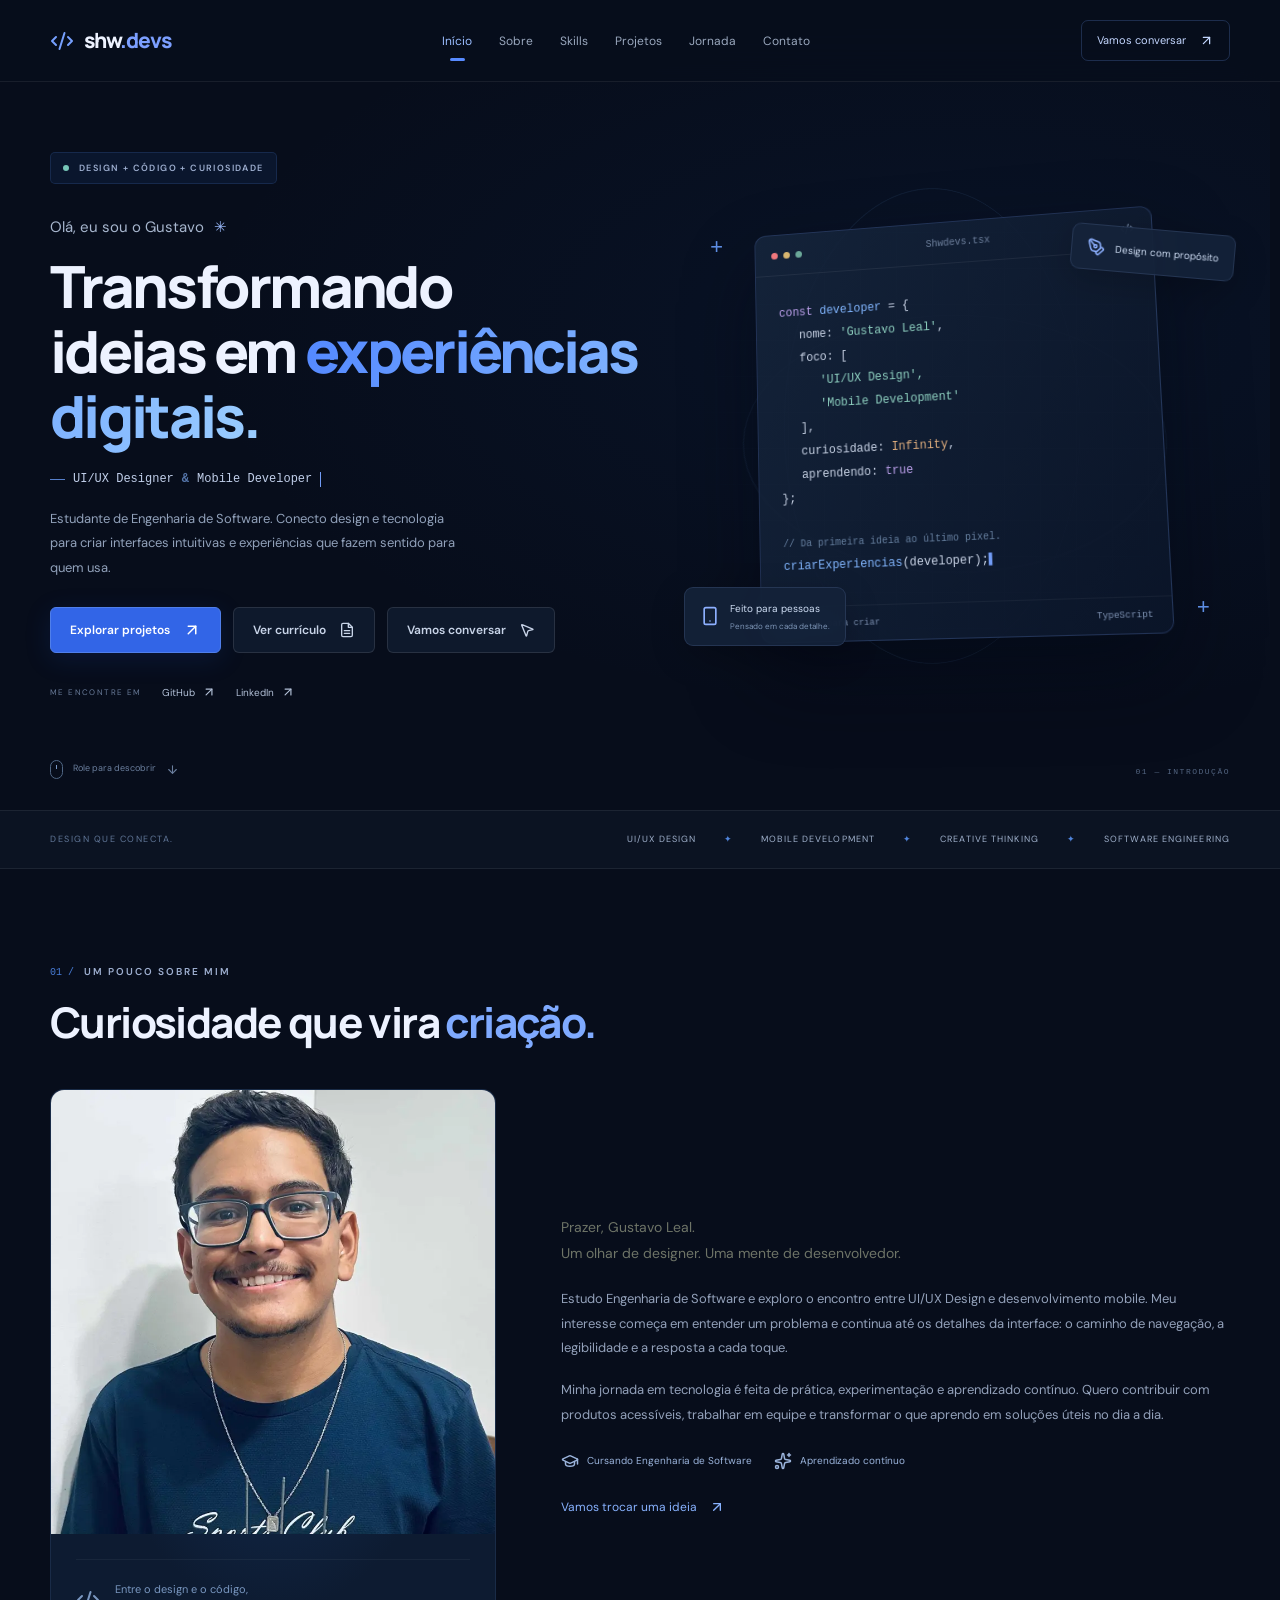
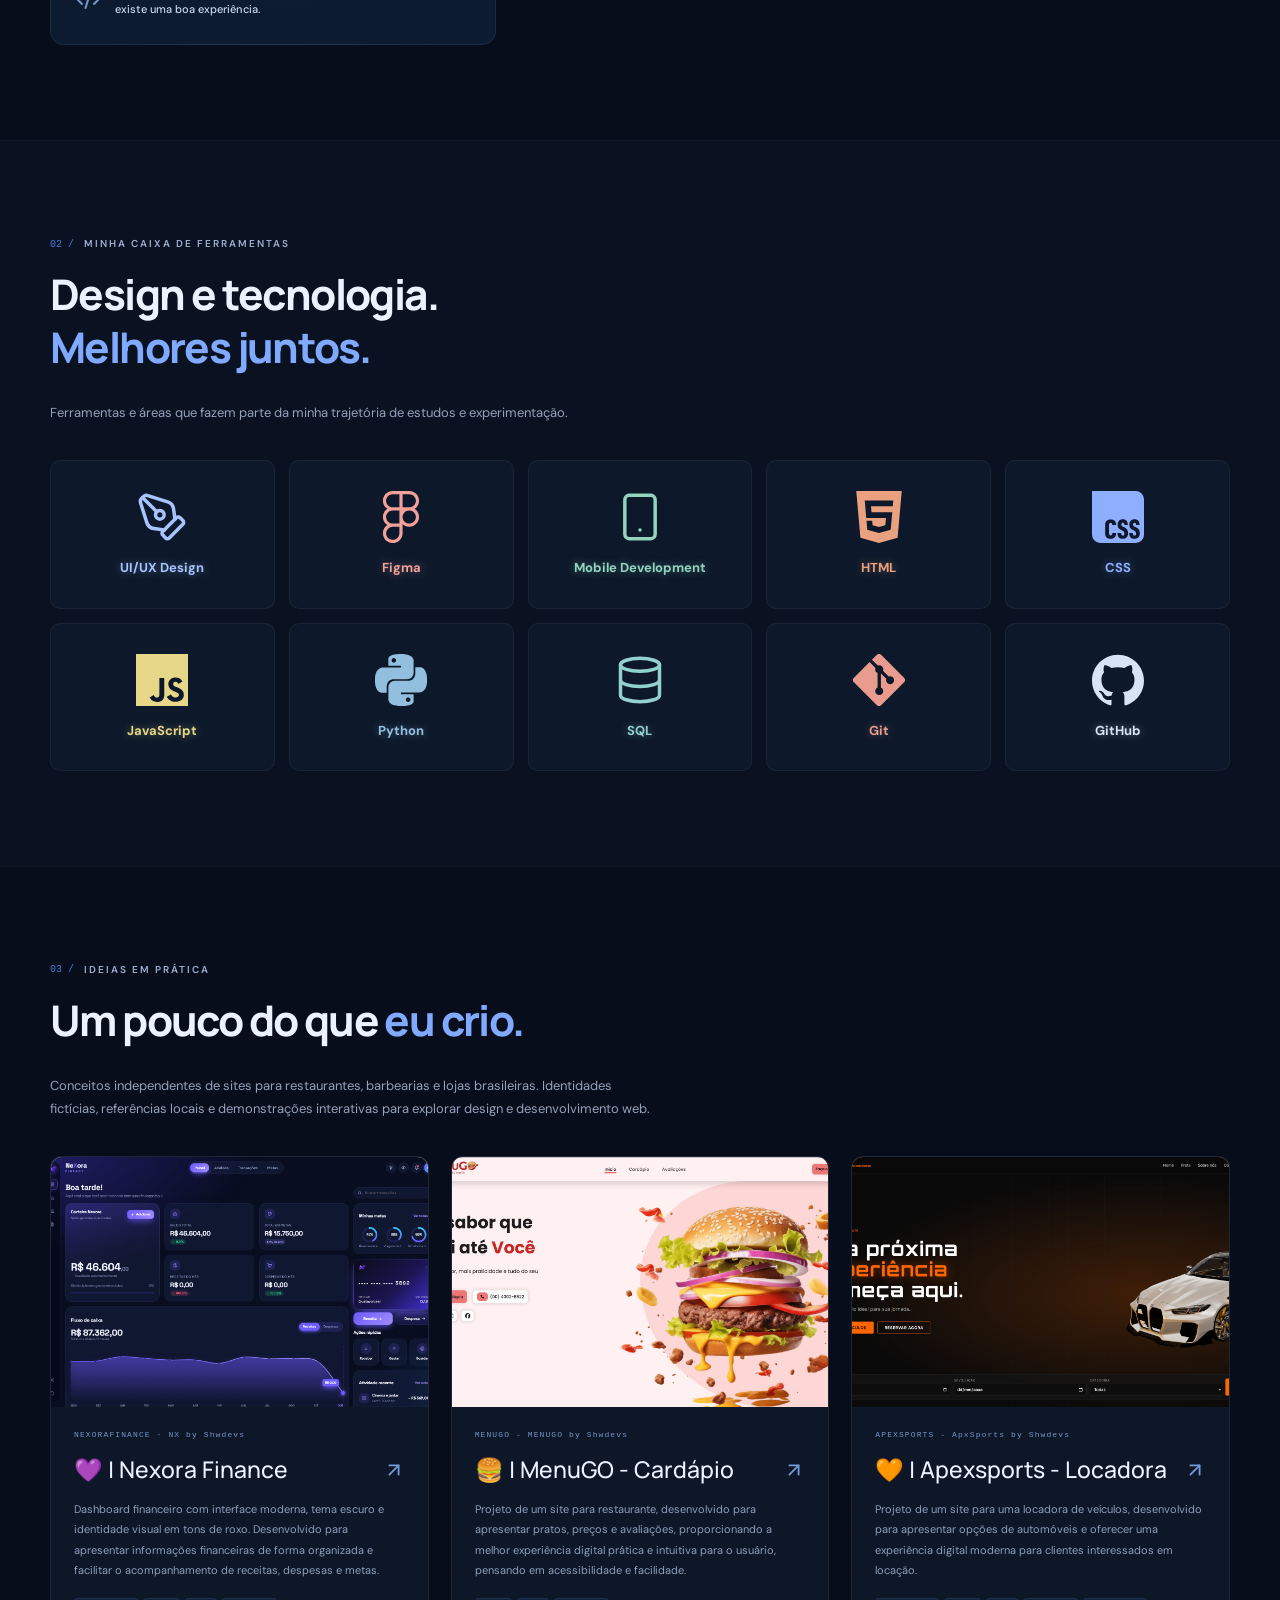
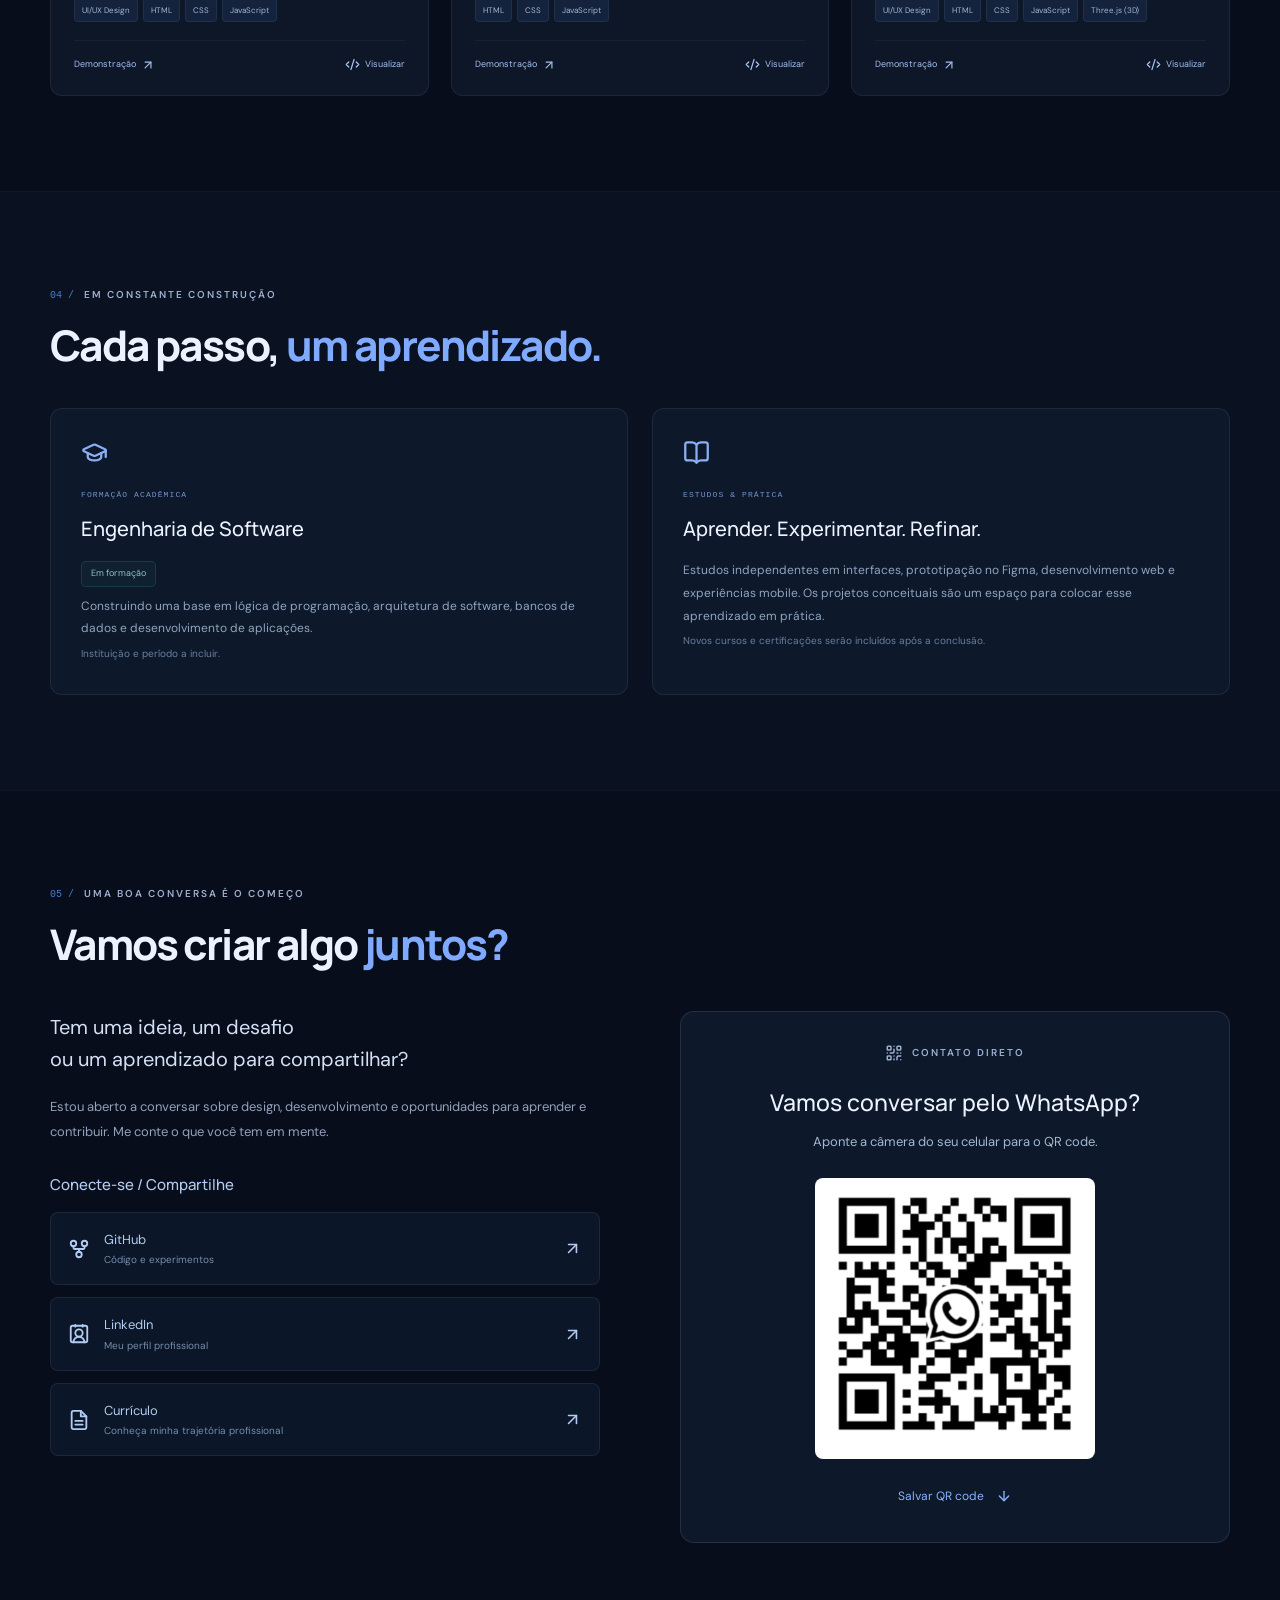
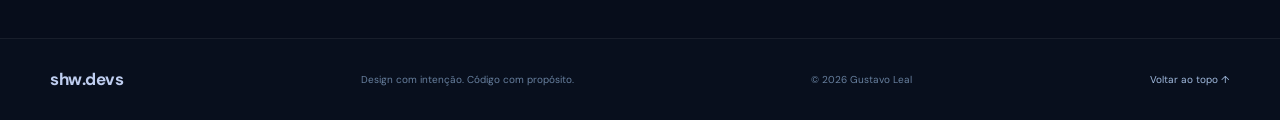
<file: index.html>
<!doctype html>
<html lang="pt-BR">

<head>
  <meta charset="utf-8">
  <meta name="viewport" content="width=device-width, initial-scale=1">
  <meta name="theme-color" content="#070d1b">
  <meta name="description"
    content="Gustavo Leal — estudante de Engenharia de Software com foco em UI/UX Design e desenvolvimento mobile.">
  <title>🌐 | Shwdevs.com</title>
  <link rel="stylesheet" href="style.css">
  <link rel="icon" type="image/png" href="favicon.png">
</head>

<body>
  <a href="#main-content" class="skip-link">Pular para o conteúdo</a>
  <header class="site-header">
    <a href="#inicio" class="wordmark" aria-label="Gustavo Leal, início">
      <svg xmlns="http://www.w3.org/2000/svg" width="24" height="24" viewBox="0 0 24 24" fill="none"
        stroke="currentColor" stroke-width="2" stroke-linecap="round" stroke-linejoin="round"
        class="lucide lucide-code-xml lucide-code-2" aria-hidden="true">
        <path d="m18 16 4-4-4-4">
        </path>
        <path d="m6 8-4 4 4 4">
        </path>
        <path d="m14.5 4-5 16">
        </path>
      </svg>
      <span>shw<span class="blue">.devs</span>
      </span>
    </a>
    <button class="menu-toggle" aria-label="Abrir menu" aria-expanded="false" aria-controls="navigation">
      <svg xmlns="http://www.w3.org/2000/svg" width="24" height="24" viewBox="0 0 24 24" fill="none"
        stroke="currentColor" stroke-width="2" stroke-linecap="round" stroke-linejoin="round" class="lucide lucide-menu"
        aria-hidden="true">
        <path d="M4 5h16">
        </path>
        <path d="M4 12h16">
        </path>
        <path d="M4 19h16">
        </path>
      </svg>
    </button>
    <nav id="navigation" class="" aria-label="Navegação principal">
      <a href="#inicio" class="active" aria-current="location">Início</a>
      <a href="#sobre" class="">Sobre</a>
      <a href="#habilidades" class="">Skills</a>
      <a href="#projetos" class="">Projetos</a>
      <a href="#jornada" class="">Jornada</a>
      <a href="#contato" class="">Contato</a>
    </nav>
    <a href="#contato" class="header-cta">Vamos conversar <svg xmlns="http://www.w3.org/2000/svg" width="15" height="15"
        viewBox="0 0 24 24" fill="none" stroke="currentColor" stroke-width="2" stroke-linecap="round"
        stroke-linejoin="round" class="lucide lucide-arrow-up-right" aria-hidden="true">
        <path d="M7 7h10v10">
        </path>
        <path d="M7 17 17 7">
        </path>
      </svg>
    </a>
  </header>
  <main id="main-content" tabindex="-1">
    <div class="portfolio">
      <section id="inicio" class="hero page-shell">
        <div class="hero-copy">
          <div class="eyebrow pill">
            <span class="status-dot">
            </span> DESIGN + CÓDIGO + CURIOSIDADE
          </div>
          <p class="hello">Olá, eu sou o Gustavo <span aria-hidden="true">✳</span>
          </p>
          <h1>Transformando<br />ideias em <span class="gradient-text">experiências<br class="wide-break" />
              digitais.</span>
          </h1>
          <div class="role-line">
            <span>
            </span> UI/UX Designer <b> &amp; </b> Mobile Developer<i>
            </i>
          </div>
          <p class="hero-description">Estudante de Engenharia de Software. Conecto design e tecnologia para criar
            interfaces intuitivas e experiências que fazem sentido para quem usa.</p>
          <div class="hero-actions">
            <a href="#projetos" class="primary-button">Explorar projetos <svg xmlns="http://www.w3.org/2000/svg"
                width="18" height="18" viewBox="0 0 24 24" fill="none" stroke="currentColor" stroke-width="2"
                stroke-linecap="round" stroke-linejoin="round" class="lucide lucide-arrow-up-right" aria-hidden="true">
                <path d="M7 7h10v10">
                </path>
                <path d="M7 17 17 7">
                </path>
              </svg>
            </a>
            <div class="resume-hover">
              <a href="assets/curriculo-gustavo-leal.pdf" class="secondary-button resume-trigger" target="_blank"
                rel="noreferrer" aria-describedby="resume-preview-note">Ver currículo <svg xmlns="http://www.w3.org/2000/svg"
                  width="16" height="16" viewBox="0 0 24 24" fill="none" stroke="currentColor" stroke-width="2"
                  stroke-linecap="round" stroke-linejoin="round" aria-hidden="true">
                  <path d="M14 2H6a2 2 0 0 0-2 2v16a2 2 0 0 0 2 2h12a2 2 0 0 0 2-2V8z"></path>
                  <path d="M14 2v6h6"></path>
                  <path d="M16 13H8"></path>
                  <path d="M16 17H8"></path>
                </svg>
              </a>
              <div class="resume-preview" role="dialog" aria-label="Prévia do currículo">
                <div class="resume-preview-heading">
                  <span>CURRÍCULO</span>
                  <small id="resume-preview-note">Passe o mouse para visualizar · clique para abrir</small>
                </div>
                <iframe src="assets/curriculo-gustavo-leal.pdf" title="Currículo de Gustavo Leal"
                  loading="lazy"></iframe>
              </div>
            </div>
            <a href="#contato" class="secondary-button">Vamos conversar <svg xmlns="http://www.w3.org/2000/svg"
                width="16" height="16" viewBox="0 0 24 24" fill="none" stroke="currentColor" stroke-width="2"
                stroke-linecap="round" stroke-linejoin="round" class="lucide lucide-mouse-pointer-2" aria-hidden="true">
                <path
                  d="M4.037 4.688a.495.495 0 0 1 .651-.651l16 6.5a.5.5 0 0 1-.063.947l-6.124 1.58a2 2 0 0 0-1.438 1.435l-1.579 6.126a.5.5 0 0 1-.947.063z">
                </path>
              </svg>
            </a>
          </div>
          <div class="hero-social">
            <span>ME ENCONTRE EM</span>
            <a href="https://github.com/shwnzzzz" target="_blank" rel="noreferrer">GitHub <svg
                xmlns="http://www.w3.org/2000/svg" width="14" height="14" viewBox="0 0 24 24" fill="none"
                stroke="currentColor" stroke-width="2" stroke-linecap="round" stroke-linejoin="round"
                class="lucide lucide-arrow-up-right" aria-hidden="true">
                <path d="M7 7h10v10">
                </path>
                <path d="M7 17 17 7">
                </path>
              </svg>
            </a>
            <a href="https://www.linkedin.com/in/gustavo-leal-b8183a264/" target="_blank" rel="noreferrer"
              title="Gustavo Leal no LinkedIn">LinkedIn <svg xmlns="http://www.w3.org/2000/svg" width="14" height="14"
                viewBox="0 0 24 24" fill="none" stroke="currentColor" stroke-width="2" stroke-linecap="round"
                stroke-linejoin="round" class="lucide lucide-arrow-up-right" aria-hidden="true">
                <path d="M7 7h10v10">
                </path>
                <path d="M7 17 17 7">
                </path>
              </svg>
            </a>
          </div>
        </div>
        <div class="tech-art" aria-label="Composição gráfica de desenvolvimento e design">
          <div class="art-grid">
          </div>
          <div class="orbital orbital-one">
          </div>
          <div class="orbital orbital-two">
          </div>
          <div class="floating-tag tag-design">
            <svg xmlns="http://www.w3.org/2000/svg" width="18" height="18" viewBox="0 0 24 24" fill="none"
              stroke="currentColor" stroke-width="2" stroke-linecap="round" stroke-linejoin="round"
              class="lucide lucide-pen-tool" aria-hidden="true">
              <path
                d="m18 13-.654-4.736a4 4 0 00-2.756-3.266l-9.163-2.9a2 2 0 00-2.017.493l-.82.819a2 2 0 00-.492 2.017l2.9 9.163a4 4 0 003.266 2.756L13 18">
              </path>
              <path
                d="M18.648 12.352a1.205 1.205 0 011.704 0l1.296 1.296a1.205 1.205 0 010 1.704l-6.296 6.296a1.205 1.205 0 01-1.704 0l-1.296-1.296a1.205 1.205 0 010-1.704z">
              </path>
              <path d="m3 3 6.586 6.586">
              </path>
              <circle cx="11" cy="11" r="2">
              </circle>
            </svg>
            <span>Design com propósito</span>
          </div>
          <div class="code-window">
            <div class="window-top">
              <span class="window-dots">
                <i>
                </i>
                <i>
                </i>
                <i>
                </i>
              </span>
              <span>Shwdevs.tsx</span>
              <svg xmlns="http://www.w3.org/2000/svg" width="14" height="14" viewBox="0 0 24 24" fill="none"
                stroke="currentColor" stroke-width="2" stroke-linecap="round" stroke-linejoin="round"
                class="lucide lucide-code-xml lucide-code-2" aria-hidden="true">
                <path d="m18 16 4-4-4-4">
                </path>
                <path d="m6 8-4 4 4 4">
                </path>
                <path d="m14.5 4-5 16">
                </path>
              </svg>
            </div>
            <div class="code-body">
              <div>
                <span class="code-purple">const</span> <span class="code-blue">developer</span> = {
              </div>
              <div class="indent">nome: <span class="code-green">&#x27;Gustavo Leal&#x27;</span>,</div>
              <div class="indent">foco: [</div>
              <div class="indent2 code-green">&#x27;UI/UX Design&#x27;,</div>
              <div class="indent2 code-green">&#x27;Mobile Development&#x27;</div>
              <div class="indent">],</div>
              <div class="indent">curiosidade: <span class="code-orange">Infinity</span>,</div>
              <div class="indent">aprendendo: <span class="code-purple">true</span>
              </div>
              <div>};</div>
              <br />
              <div class="code-muted">// Da primeira ideia ao último pixel.</div>
              <div>
                <span class="code-blue">criarExperiencias</span>(developer);<span class="code-caret">▌</span>
              </div>
            </div>
            <div class="window-bottom">
              <span>
                <span class="status-dot">
                </span> Pronto para criar</span>
              <span>TypeScript</span>
            </div>
          </div>
          <div class="floating-tag tag-mobile">
            <svg xmlns="http://www.w3.org/2000/svg" width="20" height="20" viewBox="0 0 24 24" fill="none"
              stroke="currentColor" stroke-width="2" stroke-linecap="round" stroke-linejoin="round"
              class="lucide lucide-smartphone" aria-hidden="true">
              <rect width="14" height="20" x="5" y="2" rx="2" ry="2">
              </rect>
              <path d="M12 18h.01">
              </path>
            </svg>
            <div>Feito para pessoas<small>Pensado em cada detalhe.</small>
            </div>
          </div>
          <span class="art-cross cross-one">+</span>
          <span class="art-cross cross-two">+</span>
        </div>
        <a href="#sobre" class="scroll-cue">
          <span class="mouse-outline">
          </span> Role para descobrir <svg xmlns="http://www.w3.org/2000/svg" width="13" height="13" viewBox="0 0 24 24"
            fill="none" stroke="currentColor" stroke-width="2" stroke-linecap="round" stroke-linejoin="round"
            class="lucide lucide-arrow-down" aria-hidden="true">
            <path d="M12 5v14">
            </path>
            <path d="m19 12-7 7-7-7">
            </path>
          </svg>
        </a>
        <span class="hero-index">01 — INTRODUÇÃO</span>
      </section>
      <div class="discipline-strip">
        <span>DESIGN QUE CONECTA.</span>
        <span>UI/UX DESIGN <i>✦</i> MOBILE DEVELOPMENT <i>✦</i> CREATIVE THINKING <i>✦</i> SOFTWARE ENGINEERING</span>
      </div>


      <section id="sobre" class="page-shell content-section reveal">
        <div class="section-heading">
          <p class="eyebrow">
            <span class="section-number">01 /</span> UM POUCO SOBRE MIM
          </p>
          <h2>Curiosidade que vira <span>criação.</span>
          </h2>
        </div>
        <div class="about-grid">
          <div class="about-graphic">
            <img class="profile-photo" src="img/gustavo-leal-800.webp"
              srcSet="img/gustavo-leal-400.webp 400w, img/gustavo-leal-800.webp 800w"
              sizes="(max-width: 760px) 90vw, 40vw" width="2065" height="2057" loading="lazy"
              alt="Foto" />
            <div class="about-graphic-bottom">
              <svg xmlns="http://www.w3.org/2000/svg" width="24" height="24" viewBox="0 0 24 24" fill="none"
                stroke="currentColor" stroke-width="2" stroke-linecap="round" stroke-linejoin="round"
                class="lucide lucide-code-xml lucide-code-2" aria-hidden="true">
                <path d="m18 16 4-4-4-4">
                </path>
                <path d="m6 8-4 4 4 4">
                </path>
                <path d="m14.5 4-5 16">
                </path>
              </svg> <span>Entre o design e o código,<br />
                <b>existe uma boa experiência.</b>
              </span>
            </div>
          </div>
          <div class="about-copy">
            <p class="intro-text">Prazer, Gustavo Leal.<br />Um olhar de designer. Uma mente de desenvolvedor.</p>
            <p>Estudo Engenharia de Software e exploro o encontro entre UI/UX Design e desenvolvimento mobile. Meu
              interesse começa em entender um problema e continua até os detalhes da interface: o caminho de navegação,
              a legibilidade e a resposta a cada toque.</p>
            <p>Minha jornada em tecnologia é feita de prática, experimentação e aprendizado contínuo. Quero contribuir
              com produtos acessíveis, trabalhar em equipe e transformar o que aprendo em soluções úteis no dia a dia.
            </p>
            <div class="about-notes">
              <span>
                <svg xmlns="http://www.w3.org/2000/svg" width="18" height="18" viewBox="0 0 24 24" fill="none"
                  stroke="currentColor" stroke-width="2" stroke-linecap="round" stroke-linejoin="round"
                  class="lucide lucide-graduation-cap" aria-hidden="true">
                  <path
                    d="M21.42 10.922a1 1 0 0 0-.019-1.838L12.83 5.18a2 2 0 0 0-1.66 0L2.6 9.08a1 1 0 0 0 0 1.832l8.57 3.908a2 2 0 0 0 1.66 0z">
                  </path>
                  <path d="M22 10v6">
                  </path>
                  <path d="M6 12.5V16a6 3 0 0 0 12 0v-3.5">
                  </path>
                </svg> Cursando Engenharia de Software</span>
              <span>
                <svg xmlns="http://www.w3.org/2000/svg" width="18" height="18" viewBox="0 0 24 24" fill="none"
                  stroke="currentColor" stroke-width="2" stroke-linecap="round" stroke-linejoin="round"
                  class="lucide lucide-sparkles lucide-stars" aria-hidden="true">
                  <path
                    d="M11.017 2.814a1 1 0 0 1 1.966 0l1.051 5.558a2 2 0 0 0 1.594 1.594l5.558 1.051a1 1 0 0 1 0 1.966l-5.558 1.051a2 2 0 0 0-1.594 1.594l-1.051 5.558a1 1 0 0 1-1.966 0l-1.051-5.558a2 2 0 0 0-1.594-1.594l-5.558-1.051a1 1 0 0 1 0-1.966l5.558-1.051a2 2 0 0 0 1.594-1.594z">
                  </path>
                  <path d="M20 2v4">
                  </path>
                  <path d="M22 4h-4">
                  </path>
                  <circle cx="4" cy="20" r="2">
                  </circle>
                </svg> Aprendizado contínuo</span>
            </div>
            <a href="#contato" class="text-link">Vamos trocar uma ideia <svg xmlns="http://www.w3.org/2000/svg"
                width="16" height="16" viewBox="0 0 24 24" fill="none" stroke="currentColor" stroke-width="2"
                stroke-linecap="round" stroke-linejoin="round" class="lucide lucide-arrow-up-right" aria-hidden="true">
                <path d="M7 7h10v10">
                </path>
                <path d="M7 17 17 7">
                </path>
              </svg>
            </a>
          </div>
        </div>
      </section>

      
      <section id="habilidades" class="section-tinted">
        <div class="page-shell content-section reveal">
          <div class="section-heading">
            <p class="eyebrow">
              <span class="section-number">02 /</span> MINHA CAIXA DE FERRAMENTAS
            </p>
            <h2>Design e tecnologia.<br />
              <span>Melhores juntos.</span>
            </h2>
          </div>
          <p class="section-description">Ferramentas e áreas que fazem parte da minha trajetória de estudos e
            experimentação.</p>
          <div class="skills-grid">
            <div class="skill-card tool-tile" tabindex="0" role="img" aria-label="UI/UX Design" title="UI/UX Design"
              style="--tool-color:#a8c4ff">
              <svg xmlns="http://www.w3.org/2000/svg" width="24" height="24" viewBox="0 0 24 24" fill="none"
                stroke="currentColor" stroke-width="1.6" stroke-linecap="round" stroke-linejoin="round"
                class="lucide lucide-pen-tool tool-logo" aria-hidden="true">
                <path
                  d="m18 13-.654-4.736a4 4 0 00-2.756-3.266l-9.163-2.9a2 2 0 00-2.017.493l-.82.819a2 2 0 00-.492 2.017l2.9 9.163a4 4 0 003.266 2.756L13 18">
                </path>
                <path
                  d="M18.648 12.352a1.205 1.205 0 011.704 0l1.296 1.296a1.205 1.205 0 010 1.704l-6.296 6.296a1.205 1.205 0 01-1.704 0l-1.296-1.296a1.205 1.205 0 010-1.704z">
                </path>
                <path d="m3 3 6.586 6.586">
                </path>
                <circle cx="11" cy="11" r="2">
                </circle>
              </svg>
              <strong class="tool-name" aria-hidden="true">UI/UX Design</strong>
            </div>
            <div class="skill-card tool-tile" tabindex="0" role="img" aria-label="Figma" title="Figma"
              style="--tool-color:#f2a19a">
              <span class="tool-logo" aria-hidden="true" style="mask-image:url(icons/figma.svg)">
              </span>
              <strong class="tool-name" aria-hidden="true">Figma</strong>
            </div>
            <div class="skill-card tool-tile" tabindex="0" role="img" aria-label="Mobile Development"
              title="Mobile Development" style="--tool-color:#92d4bd">
              <svg xmlns="http://www.w3.org/2000/svg" width="24" height="24" viewBox="0 0 24 24" fill="none"
                stroke="currentColor" stroke-width="1.6" stroke-linecap="round" stroke-linejoin="round"
                class="lucide lucide-smartphone tool-logo" aria-hidden="true">
                <rect width="14" height="20" x="5" y="2" rx="2" ry="2">
                </rect>
                <path d="M12 18h.01">
                </path>
              </svg>
              <strong class="tool-name" aria-hidden="true">Mobile Development</strong>
            </div>
            <div class="skill-card tool-tile" tabindex="0" role="img" aria-label="HTML" title="HTML"
              style="--tool-color:#e9a17f">
              <span class="tool-logo" aria-hidden="true" style="mask-image:url(icons/html5.svg)">
              </span>
              <strong class="tool-name" aria-hidden="true">HTML</strong>
            </div>
            <div class="skill-card tool-tile" tabindex="0" role="img" aria-label="CSS" title="CSS"
              style="--tool-color:#8eafff">
              <span class="tool-logo" aria-hidden="true" style="mask-image:url(icons/css.svg)">
              </span>
              <strong class="tool-name" aria-hidden="true">CSS</strong>
            </div>
            <div class="skill-card tool-tile" tabindex="0" role="img" aria-label="JavaScript" title="JavaScript"
              style="--tool-color:#e7d789">
              <span class="tool-logo" aria-hidden="true" style="mask-image:url(icons/javascript.svg)">
              </span>
              <strong class="tool-name" aria-hidden="true">JavaScript</strong>
            </div>
            <div class="skill-card tool-tile" tabindex="0" role="img" aria-label="Python" title="Python"
              style="--tool-color:#93bfdf">
              <span class="tool-logo" aria-hidden="true" style="mask-image:url(icons/python.svg)">
              </span>
              <strong class="tool-name" aria-hidden="true">Python</strong>
            </div>
            <div class="skill-card tool-tile" tabindex="0" role="img" aria-label="SQL" title="SQL"
              style="--tool-color:#93d1ce">
              <svg xmlns="http://www.w3.org/2000/svg" width="24" height="24" viewBox="0 0 24 24" fill="none"
                stroke="currentColor" stroke-width="1.6" stroke-linecap="round" stroke-linejoin="round"
                class="lucide lucide-database tool-logo" aria-hidden="true">
                <ellipse cx="12" cy="5" rx="9" ry="3">
                </ellipse>
                <path d="M3 5V19A9 3 0 0 0 21 19V5">
                </path>
                <path d="M3 12A9 3 0 0 0 21 12">
                </path>
              </svg>
              <strong class="tool-name" aria-hidden="true">SQL</strong>
            </div>
            <div class="skill-card tool-tile" tabindex="0" role="img" aria-label="Git" title="Git"
              style="--tool-color:#e99c8d">
              <span class="tool-logo" aria-hidden="true" style="mask-image:url(icons/git.svg)">
              </span>
              <strong class="tool-name" aria-hidden="true">Git</strong>
            </div>
            <div class="skill-card tool-tile" tabindex="0" role="img" aria-label="GitHub" title="GitHub"
              style="--tool-color:#d7e3f6">
              <span class="tool-logo" aria-hidden="true" style="mask-image:url(icons/github.svg)">
              </span>
              <strong class="tool-name" aria-hidden="true">GitHub</strong>
            </div>
          </div>
        </div>
      </section>

      
      <section id="projetos" class="page-shell content-section reveal">
        <div class="section-heading">
          <p class="eyebrow">
            <span class="section-number">03 /</span> IDEIAS EM PRÁTICA
          </p>
          <h2>Um pouco do que <span>eu crio.</span>
          </h2>
        </div>
        <p class="section-description">Conceitos independentes de sites para restaurantes, barbearias e lojas
          brasileiras. Identidades fictícias, referências locais e demonstrações interativas para explorar design e
          desenvolvimento web.</p>
        <div class="portfolio-grid">
          <article class="portfolio-card">
            <button class="portfolio-preview quintal" aria-label="Abrir demonstração NexoraFinance">
              <img src="img/NexoraFinance.png" alt="Prévia do projeto Nexora Finance">
              <span class="preview-play">
                <svg xmlns="http://www.w3.org/2000/svg" width="13" height="13" viewBox="0 0 24 24" fill="none"
                  stroke="currentColor" stroke-width="2" stroke-linecap="round" stroke-linejoin="round"
                  class="lucide lucide-play" aria-hidden="true">
                  <path d="M5 5a2 2 0 0 1 3.008-1.728l11.997 6.998a2 2 0 0 1 .003 3.458l-12 7A2 2 0 0 1 5 19z">
                  </path>
                </svg> Ver demonstração</span>
            </button>
            <div class="portfolio-caption">
              <p class="tiny-label">NEXORAFINANCE · NX by Shwdevs</p>
              <h3>💜 | Nexora Finance <svg xmlns="http://www.w3.org/2000/svg" width="22" height="22" viewBox="0 0 24 24"
                  fill="none" stroke="currentColor" stroke-width="2" stroke-linecap="round" stroke-linejoin="round"
                  class="lucide lucide-arrow-up-right" aria-hidden="true">
                  <path d="M7 7h10v10">
                  </path>
                  <path d="M7 17 17 7">
                  </path>
                </svg>
              </h3>
              <p>Dashboard financeiro com interface moderna, tema escuro e identidade visual em tons de roxo. Desenvolvido para apresentar informações financeiras de forma organizada e facilitar o acompanhamento de receitas, despesas e metas.</p>
              <div class="project-tags">
                <span>UI/UX Design</span>
                <span>HTML</span>
                <span>CSS</span>
                <span>JavaScript</span>
              </div>
              <div class="project-actions">
                <button>Demonstração <svg xmlns="http://www.w3.org/2000/svg" width="14" height="14"
                    viewBox="0 0 24 24" fill="none" stroke="currentColor" stroke-width="2" stroke-linecap="round"
                    stroke-linejoin="round" class="lucide lucide-arrow-up-right" aria-hidden="true">
                    <path d="M7 7h10v10">
                    </path>
                    <path d="M7 17 17 7">
                    </path>
                  </svg>
                </button>
                <a href="demos/nexorafinance.html">
                  <svg xmlns="http://www.w3.org/2000/svg" width="15" height="15" viewBox="0 0 24 24" fill="none"
                    stroke="currentColor" stroke-width="2" stroke-linecap="round" stroke-linejoin="round"
                    class="lucide lucide-code-xml lucide-code-2" aria-hidden="true">
                    <path d="m18 16 4-4-4-4">
                    </path>
                    <path d="m6 8-4 4 4 4">
                    </path>
                    <path d="m14.5 4-5 16">
                    </path>
                  </svg> Visualizar</a>
              </div>
            </div>
          </article>

          <article class="portfolio-card">
            <button class="portfolio-preview bairro" aria-label="Abrir demonstração do MenuGo">
              <img src="img/MenuGo.png" alt="Prévia do projeto MenuGo">
              <span class="preview-play">
                <svg xmlns="http://www.w3.org/2000/svg" width="13" height="13" viewBox="0 0 24 24" fill="none"
                  stroke="currentColor" stroke-width="2" stroke-linecap="round" stroke-linejoin="round"
                  class="lucide lucide-play" aria-hidden="true">
                  <path d="M5 5a2 2 0 0 1 3.008-1.728l11.997 6.998a2 2 0 0 1 .003 3.458l-12 7A2 2 0 0 1 5 19z">
                  </path>
                </svg> Ver demonstração</span>
            </button>
            <div class="portfolio-caption">
              <p class="tiny-label">MENUGO - MENUGO by Shwdevs</p>
              <h3>🍔 | MenuGO - Cardápio <svg xmlns="http://www.w3.org/2000/svg" width="22" height="22" viewBox="0 0 24 24"
                  fill="none" stroke="currentColor" stroke-width="2" stroke-linecap="round" stroke-linejoin="round"
                  class="lucide lucide-arrow-up-right" aria-hidden="true">
                  <path d="M7 7h10v10">
                  </path>
                  <path d="M7 17 17 7">
                  </path>
                </svg>
              </h3>
              <p>Projeto de um site para restaurante, desenvolvido para apresentar pratos, preços e avaliações, proporcionando a melhor experiência digital prática e intuitiva para o usuário, pensando em acessibilidade e facilidade.</p>
              <div class="project-tags">
                <span>HTML</span>
                <span>CSS</span>
                <span>JavaScript</span>
              </div>
              <div class="project-actions">
                <button>Demonstração <svg xmlns="http://www.w3.org/2000/svg" width="14" height="14"
                    viewBox="0 0 24 24" fill="none" stroke="currentColor" stroke-width="2" stroke-linecap="round"
                    stroke-linejoin="round" class="lucide lucide-arrow-up-right" aria-hidden="true">
                    <path d="M7 7h10v10">
                    </path>
                    <path d="M7 17 17 7">
                    </path>
                  </svg>
                </button>
                <a href="demos/menugo.html">
                  <svg xmlns="http://www.w3.org/2000/svg" width="15" height="15" viewBox="0 0 24 24" fill="none"
                    stroke="currentColor" stroke-width="2" stroke-linecap="round" stroke-linejoin="round"
                    class="lucide lucide-code-xml lucide-code-2" aria-hidden="true">
                    <path d="m18 16 4-4-4-4">
                    </path>
                    <path d="m6 8-4 4 4 4">
                    </path>
                    <path d="m14.5 4-5 16">
                    </path>
                  </svg> Visualizar</a>
              </div>
            </div>
          </article>

          <article class="portfolio-card">
            <button class="portfolio-preview bossa" aria-label="Abrir demonstração do ApexSports">
              <img src="img/Apexsports.png" alt="Prévia do projeto Apexsports Locadora">
              <span class="preview-play">
                <svg xmlns="http://www.w3.org/2000/svg" width="13" height="13" viewBox="0 0 24 24" fill="none"
                  stroke="currentColor" stroke-width="2" stroke-linecap="round" stroke-linejoin="round"
                  class="lucide lucide-play" aria-hidden="true">
                  <path d="M5 5a2 2 0 0 1 3.008-1.728l11.997 6.998a2 2 0 0 1 .003 3.458l-12 7A2 2 0 0 1 5 19z">
                  </path>
                </svg> Ver demonstração</span>
            </button>
            <div class="portfolio-caption">
              <p class="tiny-label">APEXSPORTS - ApxSports by Shwdevs</p>
              <h3>🧡 | Apexsports - Locadora <svg xmlns="http://www.w3.org/2000/svg" width="22" height="22" viewBox="0 0 24 24"
                  fill="none" stroke="currentColor" stroke-width="2" stroke-linecap="round" stroke-linejoin="round"
                  class="lucide lucide-arrow-up-right" aria-hidden="true">
                  <path d="M7 7h10v10">
                  </path>
                  <path d="M7 17 17 7">
                  </path>
                </svg>
              </h3>
              <p>Projeto de um site para uma locadora de veículos, desenvolvido para apresentar opções de automóveis e oferecer uma experiência digital moderna para clientes interessados em locação.</p>
              <div class="project-tags">
                <span>UI/UX Design</span>
                <span>HTML</span>
                <span>CSS</span>
                <span>JavaScript</span>
                <span>Three.js (3D)</span>
              </div>
              <div class="project-actions">
                <button>Demonstração <svg xmlns="http://www.w3.org/2000/svg" width="14" height="14"
                    viewBox="0 0 24 24" fill="none" stroke="currentColor" stroke-width="2" stroke-linecap="round"
                    stroke-linejoin="round" class="lucide lucide-arrow-up-right" aria-hidden="true">
                    <path d="M7 7h10v10">
                    </path>
                    <path d="M7 17 17 7">
                    </path>
                  </svg>
                </button>
                <a href="demos/apexsports.html">
                  <svg xmlns="http://www.w3.org/2000/svg" width="15" height="15" viewBox="0 0 24 24" fill="none"
                    stroke="currentColor" stroke-width="2" stroke-linecap="round" stroke-linejoin="round"
                    class="lucide lucide-code-xml lucide-code-2" aria-hidden="true">
                    <path d="m18 16 4-4-4-4">
                    </path>
                    <path d="m6 8-4 4 4 4">
                    </path>
                    <path d="m14.5 4-5 16">
                    </path>
                  </svg> Visualizar</a>
              </div>
            </div>
          </article>
        </div>
      </section>


      <section id="jornada" class="section-tinted">
        <div class="page-shell content-section reveal">
          <div class="section-heading">
            <p class="eyebrow">
              <span class="section-number">04 /</span> EM CONSTANTE CONSTRUÇÃO
            </p>
            <h2>Cada passo, <span>um aprendizado.</span>
            </h2>
          </div>
          <div class="journey-grid">
            <article class="journey-card">
              <svg xmlns="http://www.w3.org/2000/svg" width="27" height="27" viewBox="0 0 24 24" fill="none"
                stroke="currentColor" stroke-width="2" stroke-linecap="round" stroke-linejoin="round"
                class="lucide lucide-graduation-cap" aria-hidden="true">
                <path
                  d="M21.42 10.922a1 1 0 0 0-.019-1.838L12.83 5.18a2 2 0 0 0-1.66 0L2.6 9.08a1 1 0 0 0 0 1.832l8.57 3.908a2 2 0 0 0 1.66 0z">
                </path>
                <path d="M22 10v6">
                </path>
                <path d="M6 12.5V16a6 3 0 0 0 12 0v-3.5">
                </path>
              </svg>
              <span class="tiny-label">FORMAÇÃO ACADÊMICA</span>
              <h3>Engenharia de Software</h3>
              <span class="study-status">Em formação</span>
              <p>Construindo uma base em lógica de programação, arquitetura de software, bancos de dados e
                desenvolvimento de aplicações.</p>
              <small>Instituição e período a incluir.</small>
            </article>
            <article class="journey-card">
              <svg xmlns="http://www.w3.org/2000/svg" width="27" height="27" viewBox="0 0 24 24" fill="none"
                stroke="currentColor" stroke-width="2" stroke-linecap="round" stroke-linejoin="round"
                class="lucide lucide-book-open" aria-hidden="true">
                <path d="M12 5v16">
                </path>
                <path
                  d="M20.001 19A2 2 0 0022 17V5a2 2 0 00-1.999-2L16 3.002A5 5 0 0012 5a5 5 0 00-4-2H4a2 2 0 00-2 2v12a2 2 0 001.999 2H8a5 5 0 014 2 5 5 0 014-2z">
                </path>
              </svg>
              <span class="tiny-label">ESTUDOS &amp; PRÁTICA</span>
              <h3>Aprender. Experimentar. Refinar.</h3>
              <p>Estudos independentes em interfaces, prototipação no Figma, desenvolvimento web e experiências mobile.
                Os projetos conceituais são um espaço para colocar esse aprendizado em prática.</p>
              <small>Novos cursos e certificações serão incluídos após a conclusão.</small>
            </article>
          </div>
        </div>
      </section>


      <section id="contato" class="page-shell content-section reveal">
        <div class="section-heading">
          <p class="eyebrow">
            <span class="section-number">05 /</span> UMA BOA CONVERSA É O COMEÇO
          </p>
          <h2>Vamos criar algo <span>juntos?</span>
          </h2>
        </div>
        <div class="contact-layout">
          <div>
            <p class="intro-text">Tem uma ideia, um desafio<br />ou um aprendizado para compartilhar?</p>
            <p>Estou aberto a conversar sobre design, desenvolvimento e oportunidades para aprender e contribuir. Me
              conte o que você tem em mente.</p>
            <h3 class="connect-heading">Conecte-se / Compartilhe</h3>
            <div class="contact-socials">
              <div class="github-preview-hover">
                <a class="social-link" href="https://github.com/shwnzzzz" target="_blank" rel="noreferrer">
                <svg xmlns="http://www.w3.org/2000/svg" width="22" height="22" viewBox="0 0 24 24" fill="none"
                  stroke="currentColor" stroke-width="2" stroke-linecap="round" stroke-linejoin="round"
                  class="lucide lucide-git-fork" aria-hidden="true">
                  <circle cx="12" cy="18" r="3">
                  </circle>
                  <circle cx="6" cy="6" r="3">
                  </circle>
                  <circle cx="18" cy="6" r="3">
                  </circle>
                  <path d="M18 9v2c0 .6-.4 1-1 1H7c-.6 0-1-.4-1-1V9">
                  </path>
                  <path d="M12 12v3">
                  </path>
                </svg>
                <span>GitHub<small>Código e experimentos</small>
                </span>
                <svg xmlns="http://www.w3.org/2000/svg" width="19" height="19" viewBox="0 0 24 24" fill="none"
                  stroke="currentColor" stroke-width="2" stroke-linecap="round" stroke-linejoin="round"
                  class="lucide lucide-arrow-up-right" aria-hidden="true">
                  <path d="M7 7h10v10">
                  </path>
                  <path d="M7 17 17 7">
                  </path>
                </svg>
                </a>
                <div class="github-image-preview" role="img" aria-label="Prévia do perfil de Gustavo Leal no GitHub">
                  <img src="assets/github-preview.png" alt="Captura do perfil de Gustavo Leal no GitHub" loading="lazy" />
                </div>
              </div>
              <div class="linkedin-preview-hover">
                <a class="social-link" href="https://www.linkedin.com/in/gustavo-leal-b8183a264/" target="_blank"
                  rel="noreferrer">
                <svg xmlns="http://www.w3.org/2000/svg" width="22" height="22" viewBox="0 0 24 24" fill="none"
                  stroke="currentColor" stroke-width="2" stroke-linecap="round" stroke-linejoin="round"
                  class="lucide lucide-contact-round lucide-contact-2" aria-hidden="true">
                  <path d="M16 2v2">
                  </path>
                  <path d="M17.915 21a6 6 0 10-12 0">
                  </path>
                  <path d="M8 2v2">
                  </path>
                  <circle cx="12" cy="11" r="4">
                  </circle>
                  <rect x="3" y="3" width="18" height="18" rx="2">
                  </rect>
                </svg>
                <span>LinkedIn<small>Meu perfil profissional</small>
                </span>
                <svg xmlns="http://www.w3.org/2000/svg" width="19" height="19" viewBox="0 0 24 24" fill="none"
                  stroke="currentColor" stroke-width="2" stroke-linecap="round" stroke-linejoin="round"
                  class="lucide lucide-arrow-up-right" aria-hidden="true">
                  <path d="M7 7h10v10">
                  </path>
                  <path d="M7 17 17 7">
                  </path>
                </svg>
                </a>
                <div class="linkedin-image-preview" role="img" aria-label="Prévia do perfil de Gustavo Leal no LinkedIn">
                  <img src="assets/linkedin-preview.png" alt="Captura do perfil de Gustavo Leal no LinkedIn" loading="lazy" />
                </div>
              </div>
              <div class="resume-hover contact-resume-hover">
                <a href="assets/curriculo-gustavo-leal.pdf" class="social-link resume-contact-trigger" target="_blank"
                  rel="noreferrer" aria-describedby="contact-resume-preview-note">
                  <svg xmlns="http://www.w3.org/2000/svg" width="22" height="22" viewBox="0 0 24 24" fill="none"
                    stroke="currentColor" stroke-width="2" stroke-linecap="round" stroke-linejoin="round"
                    aria-hidden="true">
                    <path d="M14 2H6a2 2 0 0 0-2 2v16a2 2 0 0 0 2 2h12a2 2 0 0 0 2-2V8z"></path>
                    <path d="M14 2v6h6"></path>
                    <path d="M16 13H8"></path>
                    <path d="M16 17H8"></path>
                  </svg>
                  <span>Currículo<small>Conheça minha trajetória profissional</small>
                  </span>
                  <svg xmlns="http://www.w3.org/2000/svg" width="19" height="19" viewBox="0 0 24 24" fill="none"
                    stroke="currentColor" stroke-width="2" stroke-linecap="round" stroke-linejoin="round"
                    aria-hidden="true">
                    <path d="M7 7h10v10"></path>
                    <path d="M7 17 17 7"></path>
                  </svg>
                </a>
                <div class="resume-preview" role="dialog" aria-label="Prévia do currículo na seção de contato">
                  <div class="resume-preview-heading">
                    <span>CURRÍCULO</span>
                    <small id="contact-resume-preview-note">Passe o mouse para visualizar · clique para abrir</small>
                  </div>
                  <iframe src="assets/curriculo-gustavo-leal.pdf" title="Currículo de Gustavo Leal"
                    loading="lazy"></iframe>
                </div>
              </div>
            </div>
          </div>
          <aside class="qr-contact" aria-labelledby="qr-title">
            <p class="eyebrow">
              <svg xmlns="http://www.w3.org/2000/svg" width="18" height="18" viewBox="0 0 24 24" fill="none"
                stroke="currentColor" stroke-width="2" stroke-linecap="round" stroke-linejoin="round"
                class="lucide lucide-qr-code" aria-hidden="true">
                <rect width="5" height="5" x="3" y="3" rx="1">
                </rect>
                <rect width="5" height="5" x="16" y="3" rx="1">
                </rect>
                <rect width="5" height="5" x="3" y="16" rx="1">
                </rect>
                <path d="M21 16h-3a2 2 0 0 0-2 2v3">
                </path>
                <path d="M21 21v.01">
                </path>
                <path d="M12 7v3a2 2 0 0 1-2 2H7">
                </path>
                <path d="M3 12h.01">
                </path>
                <path d="M12 3h.01">
                </path>
                <path d="M12 16v.01">
                </path>
                <path d="M16 12h1">
                </path>
                <path d="M21 12v.01">
                </path>
                <path d="M12 21v-1">
                </path>
              </svg> CONTATO DIRETO
            </p>
            <h3 id="qr-title">Vamos conversar pelo WhatsApp?</h3>
            <p>Aponte a câmera do seu celular para o QR code.</p>
            <a href="img/contact-qr.png" target="_blank" rel="noreferrer"
              aria-label="Abrir QR code de contato em tamanho original">
              <img src="img/contact-qr-451.png" srcSet="img/contact-qr-451.png 451w, img/contact-qr-902.png 902w"
                sizes="(max-width: 760px) 75vw, 280px" width="451" height="453" loading="lazy"
                alt="QR code para entrar em contato com Gustavo Leal pelo WhatsApp" />
            </a>
            <a class="text-link" href="img/contact-qr.png" download="shw-devs-contato.png">Salvar QR code <svg
                xmlns="http://www.w3.org/2000/svg" width="16" height="16" viewBox="0 0 24 24" fill="none"
                stroke="currentColor" stroke-width="2" stroke-linecap="round" stroke-linejoin="round"
                class="lucide lucide-arrow-down" aria-hidden="true">
                <path d="M12 5v14">
                </path>
                <path d="m19 12-7 7-7-7">
                </path>
              </svg>
            </a>
          </aside>
        </div>
      </section>
    </div>
  </main>
  <footer class="site-footer">
    <a href="./" class="footer-logo">shw.devs</a>
    <span>Design com intenção. Código com propósito.</span>
    <span>© 2026 Gustavo Leal</span>
    <a href="#main-content">Voltar ao topo ↑</a>
  </footer>
  <script src="app.js" defer>
  </script>
</body>

</html>
</file>
<file: style.css>
@import "https://fonts.googleapis.com/css2?family=DM+Sans:wght@400;450;500;550;600;650;700&family=Manrope:wght@400;500;600;650;700;750;800&display=swap";
@layer components;

@layer properties {
    @supports (((-webkit-hyphens:none)) and (not (margin-trim:inline))) or ((-moz-orient:inline) and (not (color:rgb(from red r g b)))) {

        *,
        :before,
        :after,
        ::backdrop {
            --tw-rotate-x: initial;
            --tw-rotate-y: initial;
            --tw-rotate-z: initial;
            --tw-skew-x: initial;
            --tw-skew-y: initial;
            --tw-space-y-reverse: 0;
            --tw-border-style: solid;
            --tw-leading: initial;
            --tw-font-weight: initial;
            --tw-shadow: 0 0 #0000;
            --tw-shadow-color: initial;
            --tw-shadow-alpha: 100%;
            --tw-inset-shadow: 0 0 #0000;
            --tw-inset-shadow-color: initial;
            --tw-inset-shadow-alpha: 100%;
            --tw-ring-color: initial;
            --tw-ring-shadow: 0 0 #0000;
            --tw-inset-ring-color: initial;
            --tw-inset-ring-shadow: 0 0 #0000;
            --tw-ring-inset: initial;
            --tw-ring-offset-width: 0px;
            --tw-ring-offset-color: #fff;
            --tw-ring-offset-shadow: 0 0 #0000;
            --tw-outline-style: solid;
            --tw-blur: initial;
            --tw-brightness: initial;
            --tw-contrast: initial;
            --tw-grayscale: initial;
            --tw-hue-rotate: initial;
            --tw-invert: initial;
            --tw-opacity: initial;
            --tw-saturate: initial;
            --tw-sepia: initial;
            --tw-drop-shadow: initial;
            --tw-drop-shadow-color: initial;
            --tw-drop-shadow-alpha: 100%;
            --tw-drop-shadow-size: initial
        }
    }
}

@layer theme {

    :root,
    :host {
        --font-sans: -apple-system, BlinkMacSystemFont, "Segoe UI", Roboto, "Helvetica Neue", "Noto Sans", Arial, sans-serif, "Apple Color Emoji", "Segoe UI Emoji", "Segoe UI Symbol", "Noto Color Emoji";
        --font-mono: ui-monospace, SFMono-Regular, Menlo, Monaco, Consolas, "Liberation Mono", "Courier New", monospace;
        --color-gray-500: oklch(55.1% .027 264.364);
        --color-gray-600: oklch(44.6% .03 256.802);
        --color-white: #fff;
        --spacing: .25rem;
        --container-3xl: 48rem;
        --container-4xl: 56rem;
        --text-xs: .75rem;
        --text-xs--line-height: calc(1 / .75);
        --text-sm: .875rem;
        --text-sm--line-height: calc(1.25 / .875);
        --text-xl: 1.25rem;
        --text-xl--line-height: calc(1.75 / 1.25);
        --text-2xl: 1.5rem;
        --text-2xl--line-height: calc(2 / 1.5);
        --text-3xl: 1.875rem;
        --text-3xl--line-height: calc(2.25 / 1.875);
        --text-4xl: 2.25rem;
        --text-4xl--line-height: calc(2.5 / 2.25);
        --font-weight-medium: 500;
        --font-weight-semibold: 600;
        --font-weight-bold: 700;
        --leading-relaxed: 1.625;
        --radius-md: .375rem;
        --radius-xl: .75rem;
        --radius-2xl: 1rem;
        --default-transition-duration: .15s;
        --default-transition-timing-function: cubic-bezier(.4, 0, .2, 1);
        --default-font-family: var(--font-sans);
        --default-mono-font-family: var(--font-mono)
    }
}

@layer base {

    *,
    :after,
    :before,
    ::backdrop {
        box-sizing: border-box;
        border: 0 solid;
        margin: 0;
        padding: 0
    }

    ::file-selector-button {
        box-sizing: border-box;
        border: 0 solid;
        margin: 0;
        padding: 0
    }

    html,
    :host {
        -webkit-text-size-adjust: 100%;
        tab-size: 4;
        line-height: 1.5;
        font-family: var(--default-font-family, -apple-system, BlinkMacSystemFont, "Segoe UI", Roboto, "Helvetica Neue", "Noto Sans", Arial, sans-serif, "Apple Color Emoji", "Segoe UI Emoji", "Segoe UI Symbol", "Noto Color Emoji");
        font-feature-settings: var(--default-font-feature-settings, normal);
        font-variation-settings: var(--default-font-variation-settings, normal);
        -webkit-tap-highlight-color: transparent
    }

    hr {
        height: 0;
        color: inherit;
        border-top-width: 1px
    }

    abbr:where([title]) {
        -webkit-text-decoration: underline dotted;
        text-decoration: underline dotted
    }

    h1,
    h2,
    h3,
    h4,
    h5,
    h6 {
        font-size: inherit;
        font-weight: inherit
    }

    a {
        color: inherit;
        -webkit-text-decoration: inherit;
        -webkit-text-decoration: inherit;
        -webkit-text-decoration: inherit;
        -webkit-text-decoration: inherit;
        text-decoration: inherit
    }

    b,
    strong {
        font-weight: bolder
    }

    code,
    kbd,
    samp,
    pre {
        font-family: var(--default-mono-font-family, ui-monospace, SFMono-Regular, Menlo, Monaco, Consolas, "Liberation Mono", "Courier New", monospace);
        font-feature-settings: var(--default-mono-font-feature-settings, normal);
        font-variation-settings: var(--default-mono-font-variation-settings, normal);
        font-size: 1em
    }

    small {
        font-size: 80%
    }

    sub,
    sup {
        vertical-align: baseline;
        font-size: 75%;
        line-height: 0;
        position: relative
    }

    sub {
        bottom: -.25em
    }

    sup {
        top: -.5em
    }

    table {
        text-indent: 0;
        border-color: inherit;
        border-collapse: collapse
    }

    :-moz-focusring:where(:not(iframe)) {
        outline: auto
    }

    progress {
        vertical-align: baseline
    }

    summary {
        display: list-item
    }

    ol,
    ul,
    menu {
        list-style: none
    }

    img,
    svg,
    video,
    canvas,
    audio,
    iframe,
    embed,
    object {
        vertical-align: middle;
        display: block
    }

    img,
    video {
        max-width: 100%;
        height: auto
    }

    button,
    input,
    select,
    optgroup,
    textarea {
        font: inherit;
        font-feature-settings: inherit;
        font-variation-settings: inherit;
        letter-spacing: inherit;
        color: inherit;
        opacity: 1;
        background-color: #0000;
        border-radius: 0
    }

    ::file-selector-button {
        font: inherit;
        font-feature-settings: inherit;
        font-variation-settings: inherit;
        letter-spacing: inherit;
        color: inherit;
        opacity: 1;
        background-color: #0000;
        border-radius: 0
    }

    :where(select:is([multiple], [size])) optgroup {
        font-weight: bolder
    }

    :where(select:is([multiple], [size])) optgroup option {
        padding-inline-start: 20px
    }

    ::file-selector-button {
        margin-inline-end: 4px
    }

    ::placeholder {
        opacity: 1
    }

    @supports (not ((-webkit-appearance:-apple-pay-button))) or (contain-intrinsic-size:1px) {
        ::placeholder {
            color: currentColor
        }

        @supports (color:color-mix(in lab, red, red)) {
            ::placeholder {
                color: color-mix(in oklab, currentcolor 50%, transparent)
            }
        }
    }

    textarea {
        resize: vertical
    }

    ::-webkit-search-decoration {
        -webkit-appearance: none
    }

    ::-webkit-date-and-time-value {
        min-height: 1lh;
        text-align: inherit
    }

    ::-webkit-datetime-edit {
        display: inline-flex
    }

    ::-webkit-datetime-edit-fields-wrapper {
        padding: 0
    }

    ::-webkit-datetime-edit {
        padding-block: 0
    }

    ::-webkit-datetime-edit-year-field {
        padding-block: 0
    }

    ::-webkit-datetime-edit-month-field {
        padding-block: 0
    }

    ::-webkit-datetime-edit-day-field {
        padding-block: 0
    }

    ::-webkit-datetime-edit-hour-field {
        padding-block: 0
    }

    ::-webkit-datetime-edit-minute-field {
        padding-block: 0
    }

    ::-webkit-datetime-edit-second-field {
        padding-block: 0
    }

    ::-webkit-datetime-edit-millisecond-field {
        padding-block: 0
    }

    ::-webkit-datetime-edit-meridiem-field {
        padding-block: 0
    }

    ::-webkit-calendar-picker-indicator {
        line-height: 1
    }

    :-moz-ui-invalid {
        box-shadow: none
    }

    button,
    input:where([type=button], [type=reset], [type=submit]) {
        appearance: button
    }

    ::file-selector-button {
        appearance: button
    }

    ::-webkit-inner-spin-button {
        height: auto
    }

    ::-webkit-outer-spin-button {
        height: auto
    }

    [hidden]:where(:not([hidden=until-found])) {
        display: none !important
    }
}

@layer utilities {
    .\@container\/card-header {
        container: card-header/inline-size
    }

    .visible {
        visibility: visible
    }

    .sr-only {
        clip-path: inset(50%);
        white-space: nowrap;
        border-width: 0;
        width: 1px;
        height: 1px;
        margin: -1px;
        padding: 0;
        position: absolute;
        overflow: hidden
    }

    .absolute {
        position: absolute
    }

    .relative {
        position: relative
    }

    .static {
        position: static
    }

    .z-50 {
        z-index: 50
    }

    .col-start-2 {
        grid-column-start: 2
    }

    .row-span-2 {
        grid-row: span 2/span 2
    }

    .row-start-1 {
        grid-row-start: 1
    }

    .container {
        width: 100%
    }

    @media (width>=40rem) {
        .container {
            max-width: 40rem
        }
    }

    @media (width>=48rem) {
        .container {
            max-width: 48rem
        }
    }

    @media (width>=64rem) {
        .container {
            max-width: 64rem
        }
    }

    @media (width>=80rem) {
        .container {
            max-width: 80rem
        }
    }

    @media (width>=96rem) {
        .container {
            max-width: 96rem
        }
    }

    .mx-auto {
        margin-inline: auto
    }

    .prose {
        color: var(--tw-prose-body);
        max-width: 65ch
    }

    .prose :where(p):not(:where([class~=not-prose], [class~=not-prose] *)) {
        margin-top: 1.25em;
        margin-bottom: 1.25em
    }

    .prose :where([class~=lead]):not(:where([class~=not-prose], [class~=not-prose] *)) {
        color: var(--tw-prose-lead);
        margin-top: 1.2em;
        margin-bottom: 1.2em;
        font-size: 1.25em;
        line-height: 1.6
    }

    .prose :where(a):not(:where([class~=not-prose], [class~=not-prose] *)) {
        color: var(--tw-prose-links);
        font-weight: 500;
        text-decoration: underline
    }

    .prose :where(strong):not(:where([class~=not-prose], [class~=not-prose] *)) {
        color: var(--tw-prose-bold);
        font-weight: 600
    }

    .prose :where(a strong):not(:where([class~=not-prose], [class~=not-prose] *)),
    .prose :where(blockquote strong):not(:where([class~=not-prose], [class~=not-prose] *)),
    .prose :where(thead th strong):not(:where([class~=not-prose], [class~=not-prose] *)) {
        color: inherit
    }

    .prose :where(ol):not(:where([class~=not-prose], [class~=not-prose] *)) {
        margin-top: 1.25em;
        margin-bottom: 1.25em;
        padding-inline-start: 1.625em;
        list-style-type: decimal
    }

    .prose :where(ol[type=A]):not(:where([class~=not-prose], [class~=not-prose] *)) {
        list-style-type: upper-alpha
    }

    .prose :where(ol[type=a]):not(:where([class~=not-prose], [class~=not-prose] *)) {
        list-style-type: lower-alpha
    }

    .prose :where(ol[type=A s]):not(:where([class~=not-prose], [class~=not-prose] *)) {
        list-style-type: upper-alpha
    }

    .prose :where(ol[type=a s]):not(:where([class~=not-prose], [class~=not-prose] *)) {
        list-style-type: lower-alpha
    }

    .prose :where(ol[type=I]):not(:where([class~=not-prose], [class~=not-prose] *)) {
        list-style-type: upper-roman
    }

    .prose :where(ol[type=i]):not(:where([class~=not-prose], [class~=not-prose] *)) {
        list-style-type: lower-roman
    }

    .prose :where(ol[type=I s]):not(:where([class~=not-prose], [class~=not-prose] *)) {
        list-style-type: upper-roman
    }

    .prose :where(ol[type=i s]):not(:where([class~=not-prose], [class~=not-prose] *)) {
        list-style-type: lower-roman
    }

    .prose :where(ol[type="1"]):not(:where([class~=not-prose], [class~=not-prose] *)) {
        list-style-type: decimal
    }

    .prose :where(ul):not(:where([class~=not-prose], [class~=not-prose] *)) {
        margin-top: 1.25em;
        margin-bottom: 1.25em;
        padding-inline-start: 1.625em;
        list-style-type: disc
    }

    .prose :where(ol>li):not(:where([class~=not-prose], [class~=not-prose] *))::marker {
        color: var(--tw-prose-counters);
        font-weight: 400
    }

    .prose :where(ul>li):not(:where([class~=not-prose], [class~=not-prose] *))::marker {
        color: var(--tw-prose-bullets)
    }

    .prose :where(dt):not(:where([class~=not-prose], [class~=not-prose] *)) {
        color: var(--tw-prose-headings);
        margin-top: 1.25em;
        font-weight: 600
    }

    .prose :where(hr):not(:where([class~=not-prose], [class~=not-prose] *)) {
        border-color: var(--tw-prose-hr);
        border-top-width: 1px;
        margin-top: 3em;
        margin-bottom: 3em
    }

    .prose :where(blockquote):not(:where([class~=not-prose], [class~=not-prose] *)) {
        color: var(--tw-prose-quotes);
        border-inline-start-width: .25rem;
        border-inline-start-color: var(--tw-prose-quote-borders);
        quotes: "“" "”" "‘" "’";
        margin-top: 1.6em;
        margin-bottom: 1.6em;
        padding-inline-start: 1em;
        font-style: italic;
        font-weight: 500
    }

    .prose :where(blockquote p:first-of-type):not(:where([class~=not-prose], [class~=not-prose] *)):before {
        content: open-quote
    }

    .prose :where(blockquote p:last-of-type):not(:where([class~=not-prose], [class~=not-prose] *)):after {
        content: close-quote
    }

    .prose :where(h1):not(:where([class~=not-prose], [class~=not-prose] *)) {
        color: var(--tw-prose-headings);
        margin-top: 0;
        margin-bottom: .888889em;
        font-size: 2.25em;
        font-weight: 800;
        line-height: 1.11111
    }

    .prose :where(h1 strong):not(:where([class~=not-prose], [class~=not-prose] *)) {
        color: inherit;
        font-weight: 900
    }

    .prose :where(h2):not(:where([class~=not-prose], [class~=not-prose] *)) {
        color: var(--tw-prose-headings);
        margin-top: 2em;
        margin-bottom: 1em;
        font-size: 1.5em;
        font-weight: 700;
        line-height: 1.33333
    }

    .prose :where(h2 strong):not(:where([class~=not-prose], [class~=not-prose] *)) {
        color: inherit;
        font-weight: 800
    }

    .prose :where(h3):not(:where([class~=not-prose], [class~=not-prose] *)) {
        color: var(--tw-prose-headings);
        margin-top: 1.6em;
        margin-bottom: .6em;
        font-size: 1.25em;
        font-weight: 600;
        line-height: 1.6
    }

    .prose :where(h3 strong):not(:where([class~=not-prose], [class~=not-prose] *)) {
        color: inherit;
        font-weight: 700
    }

    .prose :where(h4):not(:where([class~=not-prose], [class~=not-prose] *)) {
        color: var(--tw-prose-headings);
        margin-top: 1.5em;
        margin-bottom: .5em;
        font-weight: 600;
        line-height: 1.5
    }

    .prose :where(h4 strong):not(:where([class~=not-prose], [class~=not-prose] *)) {
        color: inherit;
        font-weight: 700
    }

    .prose :where(img):not(:where([class~=not-prose], [class~=not-prose] *)) {
        margin-top: 2em;
        margin-bottom: 2em
    }

    .prose :where(picture):not(:where([class~=not-prose], [class~=not-prose] *)) {
        margin-top: 2em;
        margin-bottom: 2em;
        display: block
    }

    .prose :where(video):not(:where([class~=not-prose], [class~=not-prose] *)) {
        margin-top: 2em;
        margin-bottom: 2em
    }

    .prose :where(kbd):not(:where([class~=not-prose], [class~=not-prose] *)) {
        color: var(--tw-prose-kbd);
        box-shadow: 0 0 0 1px var(--tw-prose-kbd-shadows), 0 3px 0 var(--tw-prose-kbd-shadows);
        padding-top: .1875em;
        padding-inline-end: .375em;
        padding-bottom: .1875em;
        border-radius: .3125rem;
        padding-inline-start: .375em;
        font-family: inherit;
        font-size: .875em;
        font-weight: 500
    }

    .prose :where(code):not(:where([class~=not-prose], [class~=not-prose] *)) {
        color: var(--tw-prose-code);
        font-size: .875em;
        font-weight: 600
    }

    .prose :where(code):not(:where([class~=not-prose], [class~=not-prose] *)):before,
    .prose :where(code):not(:where([class~=not-prose], [class~=not-prose] *)):after {
        content: "`"
    }

    .prose :where(a code):not(:where([class~=not-prose], [class~=not-prose] *)),
    .prose :where(h1 code):not(:where([class~=not-prose], [class~=not-prose] *)) {
        color: inherit
    }

    .prose :where(h2 code):not(:where([class~=not-prose], [class~=not-prose] *)) {
        color: inherit;
        font-size: .875em
    }

    .prose :where(h3 code):not(:where([class~=not-prose], [class~=not-prose] *)) {
        color: inherit;
        font-size: .9em
    }

    .prose :where(h4 code):not(:where([class~=not-prose], [class~=not-prose] *)),
    .prose :where(blockquote code):not(:where([class~=not-prose], [class~=not-prose] *)),
    .prose :where(thead th code):not(:where([class~=not-prose], [class~=not-prose] *)) {
        color: inherit
    }

    .prose :where(pre):not(:where([class~=not-prose], [class~=not-prose] *)) {
        color: var(--tw-prose-pre-code);
        background-color: var(--tw-prose-pre-bg);
        padding-top: .857143em;
        padding-inline-end: 1.14286em;
        padding-bottom: .857143em;
        border-radius: .375rem;
        margin-top: 1.71429em;
        margin-bottom: 1.71429em;
        padding-inline-start: 1.14286em;
        font-size: .875em;
        font-weight: 400;
        line-height: 1.71429;
        overflow-x: auto
    }

    .prose :where(pre code):not(:where([class~=not-prose], [class~=not-prose] *)) {
        font-weight: inherit;
        color: inherit;
        font-size: inherit;
        font-family: inherit;
        line-height: inherit;
        background-color: #0000;
        border-width: 0;
        border-radius: 0;
        padding: 0
    }

    .prose :where(pre code):not(:where([class~=not-prose], [class~=not-prose] *)):before,
    .prose :where(pre code):not(:where([class~=not-prose], [class~=not-prose] *)):after {
        content: none
    }

    .prose :where(table):not(:where([class~=not-prose], [class~=not-prose] *)) {
        table-layout: auto;
        width: 100%;
        margin-top: 2em;
        margin-bottom: 2em;
        font-size: .875em;
        line-height: 1.71429
    }

    .prose :where(thead):not(:where([class~=not-prose], [class~=not-prose] *)) {
        border-bottom-width: 1px;
        border-bottom-color: var(--tw-prose-th-borders)
    }

    .prose :where(thead th):not(:where([class~=not-prose], [class~=not-prose] *)) {
        color: var(--tw-prose-headings);
        vertical-align: bottom;
        padding-inline-end: .571429em;
        padding-bottom: .571429em;
        padding-inline-start: .571429em;
        font-weight: 600
    }

    .prose :where(tbody tr):not(:where([class~=not-prose], [class~=not-prose] *)) {
        border-bottom-width: 1px;
        border-bottom-color: var(--tw-prose-td-borders)
    }

    .prose :where(tbody tr:last-child):not(:where([class~=not-prose], [class~=not-prose] *)) {
        border-bottom-width: 0
    }

    .prose :where(tbody td):not(:where([class~=not-prose], [class~=not-prose] *)) {
        vertical-align: baseline
    }

    .prose :where(tfoot):not(:where([class~=not-prose], [class~=not-prose] *)) {
        border-top-width: 1px;
        border-top-color: var(--tw-prose-th-borders)
    }

    .prose :where(tfoot td):not(:where([class~=not-prose], [class~=not-prose] *)) {
        vertical-align: top
    }

    .prose :where(th, td):not(:where([class~=not-prose], [class~=not-prose] *)) {
        text-align: start
    }

    .prose :where(figure>*):not(:where([class~=not-prose], [class~=not-prose] *)) {
        margin-top: 0;
        margin-bottom: 0
    }

    .prose :where(figcaption):not(:where([class~=not-prose], [class~=not-prose] *)) {
        color: var(--tw-prose-captions);
        margin-top: .857143em;
        font-size: .875em;
        line-height: 1.42857
    }

    .prose {
        --tw-prose-body: oklch(37.3% .034 259.733);
        --tw-prose-headings: oklch(21% .034 264.665);
        --tw-prose-lead: oklch(44.6% .03 256.802);
        --tw-prose-links: oklch(21% .034 264.665);
        --tw-prose-bold: oklch(21% .034 264.665);
        --tw-prose-counters: oklch(55.1% .027 264.364);
        --tw-prose-bullets: oklch(87.2% .01 258.338);
        --tw-prose-hr: oklch(92.8% .006 264.531);
        --tw-prose-quotes: oklch(21% .034 264.665);
        --tw-prose-quote-borders: oklch(92.8% .006 264.531);
        --tw-prose-captions: oklch(55.1% .027 264.364);
        --tw-prose-kbd: oklch(21% .034 264.665);
        --tw-prose-kbd-shadows: oklab(21% -.00316127 -.0338527/.1);
        --tw-prose-code: oklch(21% .034 264.665);
        --tw-prose-pre-code: oklch(92.8% .006 264.531);
        --tw-prose-pre-bg: oklch(27.8% .033 256.848);
        --tw-prose-th-borders: oklch(87.2% .01 258.338);
        --tw-prose-td-borders: oklch(92.8% .006 264.531);
        --tw-prose-invert-body: oklch(87.2% .01 258.338);
        --tw-prose-invert-headings: #fff;
        --tw-prose-invert-lead: oklch(70.7% .022 261.325);
        --tw-prose-invert-links: #fff;
        --tw-prose-invert-bold: #fff;
        --tw-prose-invert-counters: oklch(70.7% .022 261.325);
        --tw-prose-invert-bullets: oklch(44.6% .03 256.802);
        --tw-prose-invert-hr: oklch(37.3% .034 259.733);
        --tw-prose-invert-quotes: oklch(96.7% .003 264.542);
        --tw-prose-invert-quote-borders: oklch(37.3% .034 259.733);
        --tw-prose-invert-captions: oklch(70.7% .022 261.325);
        --tw-prose-invert-kbd: #fff;
        --tw-prose-invert-kbd-shadows: #ffffff1a;
        --tw-prose-invert-code: #fff;
        --tw-prose-invert-pre-code: oklch(87.2% .01 258.338);
        --tw-prose-invert-pre-bg: #00000080;
        --tw-prose-invert-th-borders: oklch(44.6% .03 256.802);
        --tw-prose-invert-td-borders: oklch(37.3% .034 259.733);
        font-size: 1rem;
        line-height: 1.75
    }

    .prose :where(picture>img):not(:where([class~=not-prose], [class~=not-prose] *)) {
        margin-top: 0;
        margin-bottom: 0
    }

    .prose :where(li):not(:where([class~=not-prose], [class~=not-prose] *)) {
        margin-top: .5em;
        margin-bottom: .5em
    }

    .prose :where(ol>li):not(:where([class~=not-prose], [class~=not-prose] *)),
    .prose :where(ul>li):not(:where([class~=not-prose], [class~=not-prose] *)) {
        padding-inline-start: .375em
    }

    .prose :where(.prose>ul>li p):not(:where([class~=not-prose], [class~=not-prose] *)) {
        margin-top: .75em;
        margin-bottom: .75em
    }

    .prose :where(.prose>ul>li>p:first-child):not(:where([class~=not-prose], [class~=not-prose] *)) {
        margin-top: 1.25em
    }

    .prose :where(.prose>ul>li>p:last-child):not(:where([class~=not-prose], [class~=not-prose] *)) {
        margin-bottom: 1.25em
    }

    .prose :where(.prose>ol>li>p:first-child):not(:where([class~=not-prose], [class~=not-prose] *)) {
        margin-top: 1.25em
    }

    .prose :where(.prose>ol>li>p:last-child):not(:where([class~=not-prose], [class~=not-prose] *)) {
        margin-bottom: 1.25em
    }

    .prose :where(ul ul, ul ol, ol ul, ol ol):not(:where([class~=not-prose], [class~=not-prose] *)) {
        margin-top: .75em;
        margin-bottom: .75em
    }

    .prose :where(dl):not(:where([class~=not-prose], [class~=not-prose] *)) {
        margin-top: 1.25em;
        margin-bottom: 1.25em
    }

    .prose :where(dd):not(:where([class~=not-prose], [class~=not-prose] *)) {
        margin-top: .5em;
        padding-inline-start: 1.625em
    }

    .prose :where(hr+*):not(:where([class~=not-prose], [class~=not-prose] *)),
    .prose :where(h2+*):not(:where([class~=not-prose], [class~=not-prose] *)),
    .prose :where(h3+*):not(:where([class~=not-prose], [class~=not-prose] *)),
    .prose :where(h4+*):not(:where([class~=not-prose], [class~=not-prose] *)) {
        margin-top: 0
    }

    .prose :where(thead th:first-child):not(:where([class~=not-prose], [class~=not-prose] *)) {
        padding-inline-start: 0
    }

    .prose :where(thead th:last-child):not(:where([class~=not-prose], [class~=not-prose] *)) {
        padding-inline-end: 0
    }

    .prose :where(tbody td, tfoot td):not(:where([class~=not-prose], [class~=not-prose] *)) {
        padding-top: .571429em;
        padding-inline-end: .571429em;
        padding-bottom: .571429em;
        padding-inline-start: .571429em
    }

    .prose :where(tbody td:first-child, tfoot td:first-child):not(:where([class~=not-prose], [class~=not-prose] *)) {
        padding-inline-start: 0
    }

    .prose :where(tbody td:last-child, tfoot td:last-child):not(:where([class~=not-prose], [class~=not-prose] *)) {
        padding-inline-end: 0
    }

    .prose :where(figure):not(:where([class~=not-prose], [class~=not-prose] *)) {
        margin-top: 2em;
        margin-bottom: 2em
    }

    .prose :where(.prose>:first-child):not(:where([class~=not-prose], [class~=not-prose] *)) {
        margin-top: 0
    }

    .prose :where(.prose>:last-child):not(:where([class~=not-prose], [class~=not-prose] *)) {
        margin-bottom: 0
    }

    .prose-sm {
        font-size: .875rem;
        line-height: 1.71429
    }

    .prose-sm :where(p):not(:where([class~=not-prose], [class~=not-prose] *)) {
        margin-top: 1.14286em;
        margin-bottom: 1.14286em
    }

    .prose-sm :where([class~=lead]):not(:where([class~=not-prose], [class~=not-prose] *)) {
        margin-top: .888889em;
        margin-bottom: .888889em;
        font-size: 1.28571em;
        line-height: 1.55556
    }

    .prose-sm :where(blockquote):not(:where([class~=not-prose], [class~=not-prose] *)) {
        margin-top: 1.33333em;
        margin-bottom: 1.33333em;
        padding-inline-start: 1.11111em
    }

    .prose-sm :where(h1):not(:where([class~=not-prose], [class~=not-prose] *)) {
        margin-top: 0;
        margin-bottom: .8em;
        font-size: 2.14286em;
        line-height: 1.2
    }

    .prose-sm :where(h2):not(:where([class~=not-prose], [class~=not-prose] *)) {
        margin-top: 1.6em;
        margin-bottom: .8em;
        font-size: 1.42857em;
        line-height: 1.4
    }

    .prose-sm :where(h3):not(:where([class~=not-prose], [class~=not-prose] *)) {
        margin-top: 1.55556em;
        margin-bottom: .444444em;
        font-size: 1.28571em;
        line-height: 1.55556
    }

    .prose-sm :where(h4):not(:where([class~=not-prose], [class~=not-prose] *)) {
        margin-top: 1.42857em;
        margin-bottom: .571429em;
        line-height: 1.42857
    }

    .prose-sm :where(img):not(:where([class~=not-prose], [class~=not-prose] *)),
    .prose-sm :where(picture):not(:where([class~=not-prose], [class~=not-prose] *)) {
        margin-top: 1.71429em;
        margin-bottom: 1.71429em
    }

    .prose-sm :where(picture>img):not(:where([class~=not-prose], [class~=not-prose] *)) {
        margin-top: 0;
        margin-bottom: 0
    }

    .prose-sm :where(video):not(:where([class~=not-prose], [class~=not-prose] *)) {
        margin-top: 1.71429em;
        margin-bottom: 1.71429em
    }

    .prose-sm :where(kbd):not(:where([class~=not-prose], [class~=not-prose] *)) {
        padding-top: .142857em;
        padding-inline-end: .357143em;
        padding-bottom: .142857em;
        border-radius: .3125rem;
        padding-inline-start: .357143em;
        font-size: .857143em
    }

    .prose-sm :where(code):not(:where([class~=not-prose], [class~=not-prose] *)) {
        font-size: .857143em
    }

    .prose-sm :where(h2 code):not(:where([class~=not-prose], [class~=not-prose] *)) {
        font-size: .9em
    }

    .prose-sm :where(h3 code):not(:where([class~=not-prose], [class~=not-prose] *)) {
        font-size: .888889em
    }

    .prose-sm :where(pre):not(:where([class~=not-prose], [class~=not-prose] *)) {
        padding-top: .666667em;
        padding-inline-end: 1em;
        padding-bottom: .666667em;
        border-radius: .25rem;
        margin-top: 1.66667em;
        margin-bottom: 1.66667em;
        padding-inline-start: 1em;
        font-size: .857143em;
        line-height: 1.66667
    }

    .prose-sm :where(ol):not(:where([class~=not-prose], [class~=not-prose] *)),
    .prose-sm :where(ul):not(:where([class~=not-prose], [class~=not-prose] *)) {
        margin-top: 1.14286em;
        margin-bottom: 1.14286em;
        padding-inline-start: 1.57143em
    }

    .prose-sm :where(li):not(:where([class~=not-prose], [class~=not-prose] *)) {
        margin-top: .285714em;
        margin-bottom: .285714em
    }

    .prose-sm :where(ol>li):not(:where([class~=not-prose], [class~=not-prose] *)),
    .prose-sm :where(ul>li):not(:where([class~=not-prose], [class~=not-prose] *)) {
        padding-inline-start: .428571em
    }

    .prose-sm :where(.prose-sm>ul>li p):not(:where([class~=not-prose], [class~=not-prose] *)) {
        margin-top: .571429em;
        margin-bottom: .571429em
    }

    .prose-sm :where(.prose-sm>ul>li>p:first-child):not(:where([class~=not-prose], [class~=not-prose] *)) {
        margin-top: 1.14286em
    }

    .prose-sm :where(.prose-sm>ul>li>p:last-child):not(:where([class~=not-prose], [class~=not-prose] *)) {
        margin-bottom: 1.14286em
    }

    .prose-sm :where(.prose-sm>ol>li>p:first-child):not(:where([class~=not-prose], [class~=not-prose] *)) {
        margin-top: 1.14286em
    }

    .prose-sm :where(.prose-sm>ol>li>p:last-child):not(:where([class~=not-prose], [class~=not-prose] *)) {
        margin-bottom: 1.14286em
    }

    .prose-sm :where(ul ul, ul ol, ol ul, ol ol):not(:where([class~=not-prose], [class~=not-prose] *)) {
        margin-top: .571429em;
        margin-bottom: .571429em
    }

    .prose-sm :where(dl):not(:where([class~=not-prose], [class~=not-prose] *)) {
        margin-top: 1.14286em;
        margin-bottom: 1.14286em
    }

    .prose-sm :where(dt):not(:where([class~=not-prose], [class~=not-prose] *)) {
        margin-top: 1.14286em
    }

    .prose-sm :where(dd):not(:where([class~=not-prose], [class~=not-prose] *)) {
        margin-top: .285714em;
        padding-inline-start: 1.57143em
    }

    .prose-sm :where(hr):not(:where([class~=not-prose], [class~=not-prose] *)) {
        margin-top: 2.85714em;
        margin-bottom: 2.85714em
    }

    .prose-sm :where(hr+*):not(:where([class~=not-prose], [class~=not-prose] *)),
    .prose-sm :where(h2+*):not(:where([class~=not-prose], [class~=not-prose] *)),
    .prose-sm :where(h3+*):not(:where([class~=not-prose], [class~=not-prose] *)),
    .prose-sm :where(h4+*):not(:where([class~=not-prose], [class~=not-prose] *)) {
        margin-top: 0
    }

    .prose-sm :where(table):not(:where([class~=not-prose], [class~=not-prose] *)) {
        font-size: .857143em;
        line-height: 1.5
    }

    .prose-sm :where(thead th):not(:where([class~=not-prose], [class~=not-prose] *)) {
        padding-inline-end: 1em;
        padding-bottom: .666667em;
        padding-inline-start: 1em
    }

    .prose-sm :where(thead th:first-child):not(:where([class~=not-prose], [class~=not-prose] *)) {
        padding-inline-start: 0
    }

    .prose-sm :where(thead th:last-child):not(:where([class~=not-prose], [class~=not-prose] *)) {
        padding-inline-end: 0
    }

    .prose-sm :where(tbody td, tfoot td):not(:where([class~=not-prose], [class~=not-prose] *)) {
        padding-top: .666667em;
        padding-inline-end: 1em;
        padding-bottom: .666667em;
        padding-inline-start: 1em
    }

    .prose-sm :where(tbody td:first-child, tfoot td:first-child):not(:where([class~=not-prose], [class~=not-prose] *)) {
        padding-inline-start: 0
    }

    .prose-sm :where(tbody td:last-child, tfoot td:last-child):not(:where([class~=not-prose], [class~=not-prose] *)) {
        padding-inline-end: 0
    }

    .prose-sm :where(figure):not(:where([class~=not-prose], [class~=not-prose] *)) {
        margin-top: 1.71429em;
        margin-bottom: 1.71429em
    }

    .prose-sm :where(figure>*):not(:where([class~=not-prose], [class~=not-prose] *)) {
        margin-top: 0;
        margin-bottom: 0
    }

    .prose-sm :where(figcaption):not(:where([class~=not-prose], [class~=not-prose] *)) {
        margin-top: .666667em;
        font-size: .857143em;
        line-height: 1.33333
    }

    .prose-sm :where(.prose-sm>:first-child):not(:where([class~=not-prose], [class~=not-prose] *)) {
        margin-top: 0
    }

    .prose-sm :where(.prose-sm>:last-child):not(:where([class~=not-prose], [class~=not-prose] *)) {
        margin-bottom: 0
    }

    .mt-6 {
        margin-top: calc(var(--spacing) * 6)
    }

    .mb-1 {
        margin-bottom: var(--spacing)
    }

    .mb-2 {
        margin-bottom: calc(var(--spacing) * 2)
    }

    .mb-3 {
        margin-bottom: calc(var(--spacing) * 3)
    }

    .mb-4 {
        margin-bottom: calc(var(--spacing) * 4)
    }

    .mb-6 {
        margin-bottom: calc(var(--spacing) * 6)
    }

    .mb-8 {
        margin-bottom: calc(var(--spacing) * 8)
    }

    .block {
        display: block
    }

    .flex {
        display: flex
    }

    .grid {
        display: grid
    }

    .hidden {
        display: none
    }

    .inline-block {
        display: inline-block
    }

    .inline-flex {
        display: inline-flex
    }

    .size-3\.5 {
        width: calc(var(--spacing) * 3.5);
        height: calc(var(--spacing) * 3.5)
    }

    .size-4 {
        width: calc(var(--spacing) * 4);
        height: calc(var(--spacing) * 4)
    }

    .h-8 {
        height: calc(var(--spacing) * 8)
    }

    .h-40 {
        height: calc(var(--spacing) * 40)
    }

    .w-8 {
        width: calc(var(--spacing) * 8)
    }

    .w-32 {
        width: calc(var(--spacing) * 32)
    }

    .w-64 {
        width: calc(var(--spacing) * 64)
    }

    .w-fit {
        width: fit-content
    }

    .max-w-3xl {
        max-width: var(--container-3xl)
    }

    .max-w-4xl {
        max-width: var(--container-4xl)
    }

    .max-w-none {
        max-width: none
    }

    .min-w-0 {
        min-width: 0
    }

    .flex-1 {
        flex: 1
    }

    .shrink-0 {
        flex-shrink: 0
    }

    .origin-\(--radix-hover-card-content-transform-origin\) {
        transform-origin: var(--radix-hover-card-content-transform-origin)
    }

    .transform {
        transform: var(--tw-rotate-x, ) var(--tw-rotate-y, ) var(--tw-rotate-z, ) var(--tw-skew-x, ) var(--tw-skew-y, )
    }

    .auto-rows-min {
        grid-auto-rows: min-content
    }

    .grid-rows-\[auto_auto\] {
        grid-template-rows: auto auto
    }

    .flex-col {
        flex-direction: column
    }

    .flex-wrap {
        flex-wrap: wrap
    }

    .items-center {
        align-items: center
    }

    .items-start {
        align-items: flex-start
    }

    .justify-between {
        justify-content: space-between
    }

    .justify-center {
        justify-content: center
    }

    .gap-1 {
        gap: var(--spacing)
    }

    .gap-1\.5 {
        gap: calc(var(--spacing) * 1.5)
    }

    .gap-2 {
        gap: calc(var(--spacing) * 2)
    }

    .gap-4 {
        gap: calc(var(--spacing) * 4)
    }

    .gap-6 {
        gap: calc(var(--spacing) * 6)
    }

    :where(.space-y-6>:not(:last-child)) {
        --tw-space-y-reverse: 0;
        margin-block-start: calc(calc(var(--spacing) * 6) * var(--tw-space-y-reverse));
        margin-block-end: calc(calc(var(--spacing) * 6) * calc(1 - var(--tw-space-y-reverse)))
    }

    :where(.space-y-10>:not(:last-child)) {
        --tw-space-y-reverse: 0;
        margin-block-start: calc(calc(var(--spacing) * 10) * var(--tw-space-y-reverse));
        margin-block-end: calc(calc(var(--spacing) * 10) * calc(1 - var(--tw-space-y-reverse)))
    }

    .self-start {
        align-self: flex-start
    }

    .justify-self-end {
        justify-self: flex-end
    }

    .overflow-hidden {
        overflow: hidden
    }

    .rounded-2xl {
        border-radius: var(--radius-2xl)
    }

    .rounded-\[4px\] {
        border-radius: 4px
    }

    .rounded-md {
        border-radius: var(--radius-md)
    }

    .rounded-xl {
        border-radius: var(--radius-xl)
    }

    .border {
        border-style: var(--tw-border-style);
        border-width: 1px
    }

    .border-transparent {
        border-color: #0000
    }

    .object-cover {
        object-fit: cover
    }

    .p-4 {
        padding: calc(var(--spacing) * 4)
    }

    .p-6 {
        padding: calc(var(--spacing) * 6)
    }

    .px-2 {
        padding-inline: calc(var(--spacing) * 2)
    }

    .px-4 {
        padding-inline: calc(var(--spacing) * 4)
    }

    .px-6 {
        padding-inline: calc(var(--spacing) * 6)
    }

    .py-0\.5 {
        padding-block: calc(var(--spacing) * .5)
    }

    .py-6 {
        padding-block: calc(var(--spacing) * 6)
    }

    .py-8 {
        padding-block: calc(var(--spacing) * 8)
    }

    .py-12 {
        padding-block: calc(var(--spacing) * 12)
    }

    .text-center {
        text-align: center
    }

    .text-2xl {
        font-size: var(--text-2xl);
        line-height: var(--tw-leading, var(--text-2xl--line-height))
    }

    .text-3xl {
        font-size: var(--text-3xl);
        line-height: var(--tw-leading, var(--text-3xl--line-height))
    }

    .text-4xl {
        font-size: var(--text-4xl);
        line-height: var(--tw-leading, var(--text-4xl--line-height))
    }

    .text-sm {
        font-size: var(--text-sm);
        line-height: var(--tw-leading, var(--text-sm--line-height))
    }

    .text-xl {
        font-size: var(--text-xl);
        line-height: var(--tw-leading, var(--text-xl--line-height))
    }

    .text-xs {
        font-size: var(--text-xs);
        line-height: var(--tw-leading, var(--text-xs--line-height))
    }

    .leading-none {
        --tw-leading: 1;
        line-height: 1
    }

    .leading-relaxed {
        --tw-leading: var(--leading-relaxed);
        line-height: var(--leading-relaxed)
    }

    .font-bold {
        --tw-font-weight: var(--font-weight-bold);
        font-weight: var(--font-weight-bold)
    }

    .font-medium {
        --tw-font-weight: var(--font-weight-medium);
        font-weight: var(--font-weight-medium)
    }

    .font-semibold {
        --tw-font-weight: var(--font-weight-semibold);
        font-weight: var(--font-weight-semibold)
    }

    .whitespace-nowrap {
        white-space: nowrap
    }

    .text-current {
        color: currentColor
    }

    .text-gray-500 {
        color: var(--color-gray-500)
    }

    .text-gray-600 {
        color: var(--color-gray-600)
    }

    .text-white {
        color: var(--color-white)
    }

    .underline {
        text-decoration-line: underline
    }

    .shadow-md {
        --tw-shadow: 0 4px 6px -1px var(--tw-shadow-color, #0000001a), 0 2px 4px -2px var(--tw-shadow-color, #0000001a);
        box-shadow: var(--tw-inset-shadow), var(--tw-inset-ring-shadow), var(--tw-ring-offset-shadow), var(--tw-ring-shadow), var(--tw-shadow)
    }

    .shadow-sm {
        --tw-shadow: 0 1px 3px 0 var(--tw-shadow-color, #0000001a), 0 1px 2px -1px var(--tw-shadow-color, #0000001a);
        box-shadow: var(--tw-inset-shadow), var(--tw-inset-ring-shadow), var(--tw-ring-offset-shadow), var(--tw-ring-shadow), var(--tw-shadow)
    }

    .shadow-xs {
        --tw-shadow: 0 1px 2px 0 var(--tw-shadow-color, #0000000d);
        box-shadow: var(--tw-inset-shadow), var(--tw-inset-ring-shadow), var(--tw-ring-offset-shadow), var(--tw-ring-shadow), var(--tw-shadow)
    }

    .outline-hidden {
        --tw-outline-style: none;
        outline-style: none
    }

    @media (forced-colors:active) {
        .outline-hidden {
            outline-offset: 2px;
            outline: 2px solid #0000
        }
    }

    .outline {
        outline-style: var(--tw-outline-style);
        outline-width: 1px
    }

    .filter {
        filter: var(--tw-blur, ) var(--tw-brightness, ) var(--tw-contrast, ) var(--tw-grayscale, ) var(--tw-hue-rotate, ) var(--tw-invert, ) var(--tw-saturate, ) var(--tw-sepia, ) var(--tw-drop-shadow, )
    }

    .transition-\[color\,box-shadow\] {
        transition-property: color, box-shadow;
        transition-timing-function: var(--tw-ease, var(--default-transition-timing-function));
        transition-duration: var(--tw-duration, var(--default-transition-duration))
    }

    .transition-shadow {
        transition-property: box-shadow;
        transition-timing-function: var(--tw-ease, var(--default-transition-timing-function));
        transition-duration: var(--tw-duration, var(--default-transition-duration))
    }

    .transition-none {
        transition-property: none
    }

    .prose-gray {
        --tw-prose-body: oklch(37.3% .034 259.733);
        --tw-prose-headings: oklch(21% .034 264.665);
        --tw-prose-lead: oklch(44.6% .03 256.802);
        --tw-prose-links: oklch(21% .034 264.665);
        --tw-prose-bold: oklch(21% .034 264.665);
        --tw-prose-counters: oklch(55.1% .027 264.364);
        --tw-prose-bullets: oklch(87.2% .01 258.338);
        --tw-prose-hr: oklch(92.8% .006 264.531);
        --tw-prose-quotes: oklch(21% .034 264.665);
        --tw-prose-quote-borders: oklch(92.8% .006 264.531);
        --tw-prose-captions: oklch(55.1% .027 264.364);
        --tw-prose-kbd: oklch(21% .034 264.665);
        --tw-prose-kbd-shadows: oklab(21% -.00316127 -.0338527/.1);
        --tw-prose-code: oklch(21% .034 264.665);
        --tw-prose-pre-code: oklch(92.8% .006 264.531);
        --tw-prose-pre-bg: oklch(27.8% .033 256.848);
        --tw-prose-th-borders: oklch(87.2% .01 258.338);
        --tw-prose-td-borders: oklch(92.8% .006 264.531);
        --tw-prose-invert-body: oklch(87.2% .01 258.338);
        --tw-prose-invert-headings: #fff;
        --tw-prose-invert-lead: oklch(70.7% .022 261.325);
        --tw-prose-invert-links: #fff;
        --tw-prose-invert-bold: #fff;
        --tw-prose-invert-counters: oklch(70.7% .022 261.325);
        --tw-prose-invert-bullets: oklch(44.6% .03 256.802);
        --tw-prose-invert-hr: oklch(37.3% .034 259.733);
        --tw-prose-invert-quotes: oklch(96.7% .003 264.542);
        --tw-prose-invert-quote-borders: oklch(37.3% .034 259.733);
        --tw-prose-invert-captions: oklch(70.7% .022 261.325);
        --tw-prose-invert-kbd: #fff;
        --tw-prose-invert-kbd-shadows: #ffffff1a;
        --tw-prose-invert-code: #fff;
        --tw-prose-invert-pre-code: oklch(87.2% .01 258.338);
        --tw-prose-invert-pre-bg: #00000080;
        --tw-prose-invert-th-borders: oklch(44.6% .03 256.802);
        --tw-prose-invert-td-borders: oklch(37.3% .034 259.733)
    }

    .outline-none {
        --tw-outline-style: none;
        outline-style: none
    }

    @media (hover:hover) {
        .hover\:underline:hover {
            text-decoration-line: underline
        }
    }

    .focus-visible\:ring-\[3px\]:focus-visible {
        --tw-ring-shadow: var(--tw-ring-inset, ) 0 0 0 calc(3px + var(--tw-ring-offset-width)) var(--tw-ring-color, currentcolor);
        box-shadow: var(--tw-inset-shadow), var(--tw-inset-ring-shadow), var(--tw-ring-offset-shadow), var(--tw-ring-shadow), var(--tw-shadow)
    }

    .disabled\:cursor-not-allowed:disabled {
        cursor: not-allowed
    }

    .disabled\:opacity-50:disabled {
        opacity: .5
    }

    .disabled\:opacity-70:disabled {
        opacity: .7
    }

    .has-data-\[slot\=card-action\]\:grid-cols-\[1fr_auto\]:has([data-slot=card-action]) {
        grid-template-columns: 1fr auto
    }

    .data-\[orientation\=horizontal\]\:h-px[data-orientation=horizontal] {
        height: 1px
    }

    .data-\[orientation\=horizontal\]\:w-full[data-orientation=horizontal] {
        width: 100%
    }

    .data-\[orientation\=vertical\]\:h-full[data-orientation=vertical] {
        height: 100%
    }

    .data-\[orientation\=vertical\]\:w-px[data-orientation=vertical] {
        width: 1px
    }

    @media (width>=40rem) {
        .sm\:flex-row {
            flex-direction: row
        }
    }

    .\[\.border-b\]\:pb-6.border-b {
        padding-bottom: calc(var(--spacing) * 6)
    }

    .\[\.border-t\]\:pt-6.border-t {
        padding-top: calc(var(--spacing) * 6)
    }

    .\[\&\>svg\]\:pointer-events-none>svg {
        pointer-events: none
    }

    .\[\&\>svg\]\:size-3>svg {
        width: calc(var(--spacing) * 3);
        height: calc(var(--spacing) * 3)
    }
}

:root {
    --paper: #f7f7f2;
    --ink: #242621;
    --muted: #767970;
    --line: #dddfd6;
    --blue: #304fdd;
    --green: #dce5d4;
    color: var(--ink);
    background: var(--paper);
    font-synthesis: none;
    font-family: DM Sans, sans-serif
}

* {
    box-sizing: border-box
}

html {
    scroll-behavior: smooth;
    scroll-padding-top: 35px
}

body {
    margin: 0
}

button,
a,
input,
textarea {
    -webkit-tap-highlight-color: transparent
}

button,
a {
    touch-action: manipulation
}

button {
    font: inherit;
    cursor: pointer
}

a {
    color: inherit;
    text-decoration: none
}

button:focus-visible,
a:focus-visible {
    outline: 2px solid var(--blue);
    outline-offset: 6px
}

h1,
h2,
h3,
p {
    margin: 0
}

h1,
h2,
h3 {
    font-family: Manrope, sans-serif;
    font-weight: 500
}

img {
    max-width: 100%;
    display: block
}

.site-header {
    border-bottom: 1px solid var(--line);
    justify-content: space-between;
    align-items: center;
    max-width: 1440px;
    height: 108px;
    margin: auto;
    padding: 30px 5.5%;
    display: flex
}

.wordmark {
    letter-spacing: -2px;
    font-family: Manrope, sans-serif;
    font-size: 32px;
    font-weight: 800;
    line-height: 1;
    position: relative
}

.wordmark>span {
    letter-spacing: 0;
    vertical-align: top;
    margin: 3px 0 0 3px;
    font-size: 13px;
    display: inline-block
}

.wordmark small {
    letter-spacing: 1.65px;
    margin-top: 9px;
    font-family: DM Sans, sans-serif;
    font-size: 8px;
    font-weight: 500;
    display: block
}

.site-header nav {
    gap: 35px;
    font-size: 13px;
    display: flex
}

.site-header nav a {
    position: relative
}

.site-header nav a:hover,
.site-header nav .active {
    color: var(--blue)
}

.site-header nav .active:after {
    content: "";
    background: var(--blue);
    border-radius: 50%;
    width: 4px;
    height: 4px;
    position: absolute;
    bottom: -10px;
    left: 50%
}

.header-cta {
    border: 1px solid #c5c8be;
    border-radius: 30px;
    align-items: center;
    gap: 25px;
    padding: 11px 20px;
    font-size: 12px;
    display: flex
}

.page-shell {
    max-width: 1440px;
    margin: auto;
    padding: 0 5.5%
}

.hero {
    grid-template-columns: 1.2fr 1fr;
    align-items: center;
    gap: 4%;
    min-height: 600px;
    padding: 65px 0 58px;
    display: grid
}

.eyebrow {
    letter-spacing: 1.5px;
    font-size: 10px;
    font-weight: 500;
    line-height: 1.6
}

.status-dot {
    background: #63835a;
    border-radius: 50%;
    width: 6px;
    height: 6px;
    margin: 0 9px 1px 0;
    display: inline-block;
    box-shadow: 0 0 0 4px #e8ecdf
}

.hero h1 {
    letter-spacing: -2.8px;
    white-space: nowrap;
    margin: 29px 0 24px;
    font-size: clamp(40px, 4.1vw, 62px);
    line-height: 1.13
}

.serif {
    font-family: Georgia, Times New Roman, serif;
    font-style: italic;
    font-weight: 400
}

.hero h1 .serif {
    color: var(--blue);
    letter-spacing: -2px
}

.hero-bottom {
    justify-content: space-between;
    align-items: center;
    max-width: 415px;
    display: flex
}

.hero-bottom p {
    color: #6a6e65;
    font-size: 13px;
    line-height: 1.9
}

.round-link {
    border: 1px solid #d5d8ce;
    border-radius: 50%;
    place-items: center;
    width: 43px;
    height: 43px;
    transition: transform .2s;
    display: grid
}

.round-link:hover {
    transform: translateY(5px)
}

.primary-button {
    background: var(--blue);
    color: #fff;
    border: 0;
    border-radius: 4px;
    align-items: center;
    gap: 30px;
    margin-top: 30px;
    padding: 15px 21px;
    font-size: 12px;
    transition: background .2s, transform .2s;
    display: inline-flex
}

.primary-button:hover {
    background: #213ab4;
    transform: translateY(-2px)
}

.hero-art {
    background: #e9eddf;
    border-radius: 7px;
    justify-content: center;
    align-items: center;
    height: 460px;
    display: flex;
    position: relative;
    overflow: hidden
}

.orbit {
    border: 1px solid #cbd3bd;
    border-radius: 50%;
    width: 430px;
    height: 280px;
    position: absolute;
    transform: rotate(-40deg)
}

.orbit-two {
    width: 550px;
    height: 360px
}

.art-label {
    letter-spacing: 1.7px;
    font-size: 8px;
    position: absolute;
    top: 22px;
    left: 23px
}

.floating-star {
    color: var(--blue);
    position: absolute;
    top: 55px;
    right: 22px;
    transform: rotate(15deg)
}

.hero-phone {
    background: #f9faf2;
    border: 6px solid #30372c;
    border-radius: 35px;
    flex-shrink: 0;
    width: 213px;
    height: 404px;
    padding: 13px 12px 9px;
    position: relative;
    transform: rotate(-9deg);
    box-shadow: 15px 24px 22px #52604730
}

.phone-island {
    background: #30372c;
    border-radius: 20px;
    width: 64px;
    height: 15px;
    position: absolute;
    top: 7px;
    left: calc(50% - 32px)
}

.phone-time {
    justify-content: space-between;
    padding: 0 5px;
    font-size: 8px;
    font-weight: 700;
    display: flex
}

.app-header {
    letter-spacing: -1px;
    justify-content: space-between;
    margin-top: 18px;
    font-family: Georgia, serif;
    font-size: 22px;
    display: flex
}

.app-header>span {
    border: 1px solid #bdc5b5;
    border-radius: 50%;
    padding: 2px 5px;
    font-size: 13px;
    line-height: 1.2
}

.phone-greeting {
    margin: 15px 0 13px;
    font-family: Georgia, serif;
    font-size: 25px;
    line-height: 1.12
}

.phone-greeting i {
    color: #657b50
}

.landscape {
    border-radius: 9px;
    height: 108px;
    position: relative;
    overflow: hidden
}

.landscape img {
    object-fit: cover;
    filter: brightness(.7);
    width: 100%;
    height: 100%
}

.landscape>span {
    color: #fff;
    font-family: Georgia, serif;
    font-size: 17px;
    position: absolute;
    bottom: 10px;
    left: 12px
}

.landscape small {
    letter-spacing: 1px;
    font: 6px DM Sans, sans-serif
}

.phone-row {
    justify-content: space-between;
    margin: 16px 0 8px;
    font-size: 8px;
    display: flex
}

.mini-tiles {
    gap: 6px;
    display: flex
}

.mini-tiles>div {
    color: #4f6342;
    background: #e9eddf;
    border-radius: 6px;
    width: 50%;
    padding: 9px;
    font-size: 20px
}

.mini-tiles>div+div {
    color: #8c775a;
    background: #ede8db
}

.mini-tiles b {
    color: var(--ink);
    margin-top: 4px;
    font-size: 7px;
    font-weight: 500;
    display: block
}

.mini-tiles small {
    margin-top: 3px;
    font-size: 5px;
    display: block
}

.phone-nav {
    color: #657b50;
    justify-content: space-around;
    margin-top: 12px;
    font-size: 13px;
    display: flex
}

.art-note {
    color: #69705b;
    font: italic 13px/1.5 Georgia, serif;
    position: absolute;
    bottom: 63px;
    right: 16px;
    transform: rotate(-7deg)
}

.art-note>span {
    font-size: 32px;
    line-height: .8;
    display: block
}

.art-index {
    letter-spacing: 1px;
    font-size: 7px;
    position: absolute;
    bottom: 19px;
    left: 23px
}

.expertise-strip {
    border-top: 1px solid var(--line);
    border-bottom: 1px solid var(--line);
    justify-content: space-between;
    align-items: center;
    padding: 23px 0;
    display: flex
}

.expertise-strip>span {
    letter-spacing: 1.2px;
    color: #777b70;
    font-size: 9px
}

.expertise-strip>div {
    color: #53584d;
    align-items: center;
    gap: 20px;
    font-size: 11px;
    display: flex
}

.expertise-strip svg {
    color: #7b866a
}

.work-section {
    padding: 65px 0 70px
}

.section-heading {
    justify-content: space-between;
    align-items: end;
    gap: 25px;
    margin-bottom: 29px;
    display: flex
}

.section-heading h2 {
    letter-spacing: -1.6px;
    margin-top: 9px;
    font-size: 39px
}

.section-heading sup {
    letter-spacing: 0;
    vertical-align: top;
    margin: 9px;
    font: 10px DM Sans, sans-serif
}

.text-link {
    align-items: center;
    gap: 20px;
    padding-bottom: 5px;
    font-size: 11px;
    display: inline-flex
}

.text-link:hover {
    color: var(--blue)
}

.work-grid {
    grid-template-columns: 1fr 1fr;
    gap: 35px 27px;
    display: grid
}

.project-card {
    text-align: left;
    background: 0 0;
    border: 0;
    min-width: 0;
    padding: 0
}

.project-card:last-child {
    grid-column: 1/-1
}

.project-art {
    border-radius: 5px;
    height: 330px;
    transition: transform .4s;
    position: relative;
    overflow: hidden
}

.project-card:hover .project-art {
    transform: translateY(-5px)
}

.project-number {
    letter-spacing: 1px;
    z-index: 1;
    font-size: 7px;
    position: absolute;
    top: 20px;
    left: 22px
}

.forma {
    background: #e4e7da
}

.mock-brand {
    letter-spacing: -4px;
    color: #47543c;
    font: 66px Georgia, serif;
    position: absolute;
    top: 88px;
    left: 37px
}

.mock-brand>span {
    vertical-align: top;
    letter-spacing: 0;
    font-size: 15px
}

.project-phone {
    background: #f7f8ee;
    border: 5px solid #46503c;
    border-radius: 23px;
    width: 169px;
    height: 293px;
    padding: 23px 12px;
    position: absolute;
    top: 60px;
    right: 55px;
    transform: rotate(13deg);
    box-shadow: 10px 14px 20px #65715330
}

.project-phone small {
    letter-spacing: 1.1px;
    font-size: 5px
}

.project-phone h3 {
    margin: 15px 0;
    font: 26px/1.1 Georgia, serif
}

.project-phone img {
    object-fit: cover;
    border-radius: 8px;
    height: 115px
}

.project-phone>span {
    margin-top: 15px;
    font-size: 8px;
    display: block
}

.project-scribble {
    color: #6e775f;
    max-width: 140px;
    font: italic 15px Georgia, serif;
    position: absolute;
    bottom: 48px;
    left: 35px;
    transform: rotate(-7deg)
}

.orbit.project-art {
    background: #e7e8ee;
    border: 0;
    border-radius: 5px;
    width: auto;
    transform: none
}

.orbit-brand {
    letter-spacing: -3px;
    font-size: 43px;
    font-weight: 700;
    position: absolute;
    top: 62px;
    left: 36px
}

.orbit-brand>span {
    margin-left: 7px;
    font-weight: 400
}

.bank-card {
    background: #c6f077;
    border-radius: 10px;
    width: 219px;
    height: 132px;
    padding: 15px 19px;
    position: absolute;
    bottom: 39px;
    left: 32px;
    transform: rotate(-12deg);
    box-shadow: 0 12px 19px #37401818
}

.bank-card small {
    letter-spacing: -1px;
    font-size: 20px;
    font-weight: 700
}

.bank-card>div {
    letter-spacing: 2px;
    margin: 17px 0 10px;
    font-size: 11px
}

.bank-card>span {
    justify-content: space-between;
    font-size: 7px;
    display: flex
}

.bank-card b {
    font-size: 21px;
    line-height: .5
}

.balance-card {
    background: #fdfdf8;
    border: 5px solid #353733;
    border-radius: 24px;
    width: 171px;
    height: 220px;
    padding: 27px 21px;
    position: absolute;
    top: 70px;
    right: 29px;
    transform: rotate(9deg);
    box-shadow: 10px 15px 20px #36363315
}

.balance-card small {
    color: #747970;
    font-size: 9px
}

.balance-card h3 {
    letter-spacing: -1px;
    margin: 10px 0;
    font-size: 23px
}

.chart {
    color: #6e9a46;
    letter-spacing: 1px;
    white-space: nowrap;
    font-size: 30px;
    line-height: 2.4;
    overflow: hidden
}

.roam {
    background: #a9bfbc;
    height: 330px
}

.roam-bg {
    object-fit: cover;
    filter: brightness(.68);
    width: 100%;
    height: 100%
}

.roam-title {
    letter-spacing: -5px;
    color: #fff;
    font: 100px Georgia, serif;
    position: absolute;
    top: 65px;
    left: 45px
}

.roam-title small {
    letter-spacing: 2px;
    margin: 12px 4px;
    font: 8px DM Sans, sans-serif;
    display: block
}

.roam .project-number {
    color: #fff
}

.travel-ticket {
    background: #f4f1df;
    padding: 28px 36px;
    font: 28px Georgia, serif;
    position: absolute;
    bottom: 63px;
    right: 65px;
    transform: rotate(5deg)
}

.travel-ticket span {
    margin-top: 15px;
    font: 9px DM Sans, sans-serif;
    display: block
}

.project-caption {
    justify-content: space-between;
    align-items: center;
    padding: 17px 0 0;
    display: flex
}

.project-caption h3 {
    font-size: 19px;
    font-weight: 600
}

.project-caption span {
    letter-spacing: 1.2px;
    color: #7c8175;
    margin-top: 6px;
    font-size: 8px;
    display: block
}

.about-banner {
    border-top: 1px solid var(--line);
    border-bottom: 1px solid var(--line);
    grid-template-columns: 1.2fr 1fr;
    gap: 20px 10%;
    padding: 65px 0;
    display: grid
}

.about-banner>.eyebrow {
    grid-column: 1/-1
}

.about-banner h2 {
    letter-spacing: -1.5px;
    font-size: 41px;
    line-height: 1.2
}

.about-banner p:not(.eyebrow) {
    color: #6a7063;
    margin-bottom: 22px;
    font-size: 13px;
    line-height: 1.9
}

.gallery-section {
    padding: 65px 0
}

.gallery-grid {
    grid-template-columns: 1fr 1fr 1fr;
    gap: 22px;
    display: grid
}

.gallery-item {
    text-align: left;
    background: 0 0;
    border: 0;
    padding: 0
}

.gallery-item img {
    object-fit: cover;
    border-radius: 4px;
    width: 100%;
    height: 300px;
    transition: filter .3s
}

.gallery-item:hover img {
    filter: brightness(.87)
}

.gallery-item>span {
    justify-content: space-between;
    margin-top: 13px;
    font-size: 12px;
    display: flex
}

.gallery-intro {
    max-width: 300px;
    color: var(--muted);
    font-size: 13px;
    line-height: 1.8
}

.filters {
    gap: 10px;
    margin-bottom: 25px;
    display: flex
}

.filters button {
    border: 1px solid var(--line);
    background: 0 0;
    border-radius: 25px;
    padding: 9px 20px;
    font-size: 12px
}

.filters button[aria-pressed=true] {
    background: var(--ink);
    color: var(--paper);
    border-color: var(--ink)
}

.contact-banner {
    border-top: 1px solid var(--line);
    padding: 55px 0 70px
}

.contact-banner>a {
    letter-spacing: -2px;
    align-items: center;
    gap: 15px;
    margin-top: 20px;
    font-family: Manrope, sans-serif;
    font-size: clamp(30px, 5.1vw, 72px);
    display: flex
}

.contact-banner>a>svg {
    width: 45px;
    height: 45px;
    color: var(--blue);
    margin-left: auto
}

.contact-banner>p {
    color: var(--muted);
    margin-top: 15px;
    font-size: 12px
}

.site-footer {
    border-top: 1px solid var(--line);
    max-width: 1440px;
    color: var(--muted);
    justify-content: space-between;
    align-items: center;
    gap: 20px;
    margin: auto;
    padding: 27px 5.5%;
    font-size: 9px;
    display: flex
}

.footer-logo {
    letter-spacing: -1px;
    color: var(--ink);
    font-size: 20px;
    font-weight: 700
}

.inner-page {
    min-height: 70vh;
    padding-top: 70px;
    padding-bottom: 85px
}

.inner-page h1 {
    letter-spacing: -3px;
    margin: 20px 0 25px;
    font-size: clamp(40px, 5.4vw, 74px);
    line-height: 1.12
}

.inner-page .intro-text {
    color: #1900ff;
    max-width: 620px;
    margin-bottom: 50px;
    font-size: 15px;
    line-height: 1.9
}

.inner-page .gallery-section {
    padding: 0
}

.about-layout {
    grid-template-columns: 1fr 1fr;
    gap: 10%;
    margin-top: 55px;
    display: grid
}

.about-art {
    background: #e4e9da;
    border-radius: 5px;
    flex-direction: column;
    justify-content: space-between;
    align-items: center;
    min-height: 480px;
    padding: 40px;
    display: flex
}

.about-art>svg {
    width: 280px;
    height: 280px;
    color: var(--blue)
}

.about-art>span {
    letter-spacing: 4px;
    text-align: center;
    font-size: 12px;
    line-height: 1.8
}

.about-copy h2 {
    letter-spacing: -1px;
    margin-bottom: 25px;
    font-size: 26px;
    line-height: 1.35
}

.about-copy p {
    color: #6e7467;
    margin-bottom: 20px;
    font-size: 14px;
    line-height: 1.9
}

.skill-list {
    flex-wrap: wrap;
    gap: 8px;
    display: flex
}

.skill-list span {
    border: 1px solid var(--line);
    border-radius: 20px;
    padding: 8px 12px;
    font-size: 10px
}

.social-link {
    border-bottom: 1px solid var(--line);
    align-items: center;
    gap: 15px;
    padding: 20px 0;
    font-size: 14px;
    display: flex
}

.social-link svg:last-child {
    margin-left: auto
}

.contact-form-panel {
    background: #eeefe7;
    border-radius: 6px;
    padding: 30px
}

.contact-form-panel>p {
    margin: 15px 0 25px;
    font-size: 13px;
    line-height: 1.7
}

.contact-input {
    background: var(--paper);
    border: 1px solid #cdd1c3;
    border-radius: 3px;
    outline: none;
    width: 100%;
    padding: 12px 14px;
    font: 13px DM Sans, sans-serif
}

.contact-input:focus {
    border-color: var(--blue);
    box-shadow: 0 0 0 2px #304fdd15
}

.contact-button {
    background: var(--blue);
    color: #fff;
    border: 0;
    border-radius: 3px;
    align-items: center;
    gap: 16px;
    padding: 14px 20px;
    font-size: 12px;
    display: inline-flex
}

.modal-backdrop {
    z-index: 20;
    -webkit-backdrop-filter: blur(6px);
    backdrop-filter: blur(6px);
    background: #20251dcc;
    justify-content: center;
    align-items: center;
    padding: 25px;
    display: flex;
    position: fixed;
    inset: 0
}

.project-dialog,
.gallery-dialog {
    background: var(--paper);
    color: var(--ink);
    border: 0;
    border-radius: 8px;
    max-width: 760px;
    max-height: 88vh;
    margin: auto;
    padding: 55px;
    display: block;
    position: relative;
    overflow: auto
}

.close-button {
    background: var(--paper);
    border: 1px solid var(--line);
    z-index: 1;
    border-radius: 50%;
    place-items: center;
    width: 35px;
    height: 35px;
    display: grid;
    position: absolute;
    top: 15px;
    right: 15px
}

.project-dialog h2 {
    margin: 25px 0;
    font-size: 36px;
    line-height: 1.3
}

.project-dialog p:not(.eyebrow) {
    color: #686f5f;
    margin: 20px 0;
    font-size: 15px;
    line-height: 1.9
}

.project-dialog h3 {
    margin-top: 25px;
    font-size: 20px
}

.gallery-dialog {
    max-width: 960px;
    padding: 20px
}

.gallery-dialog>img {
    object-fit: contain;
    border-radius: 4px;
    width: 100%;
    max-height: 65vh
}

.gallery-dialog h3 {
    margin-top: 16px
}

.gallery-dialog p {
    color: var(--muted);
    margin: 9px 0;
    font-size: 12px
}

.hero-art {
    animation: 1s .12s both appear
}

@keyframes appear {
    0% {
        opacity: 0;
        transform: translateY(16px)
    }

    to {
        opacity: 1;
        transform: translateY(0)
    }
}

@media (width>=1500px) {
    .hero h1 {
        font-size: 62px
    }
}

@media (width<=1000px) {
    .hero {
        grid-template-columns: 1.15fr 1fr;
        gap: 30px
    }

    .hero h1 {
        letter-spacing: -2px;
        font-size: 41px
    }

    .hero-art {
        height: 430px
    }

    .art-note {
        font-size: 11px;
        right: 7px
    }

    .hero-phone {
        transform: rotate(-9deg)scale(.9)
    }

    .expertise-strip>div {
        gap: 10px
    }

    .bank-card {
        width: 190px;
        left: 20px
    }

    .balance-card {
        width: 155px;
        right: 12px
    }

    .project-phone {
        right: 20px
    }

    .mock-brand {
        font-size: 51px;
        left: 24px
    }

    .gallery-item img {
        height: 250px
    }

    .contact-banner>a {
        gap: 10px
    }

    .about-layout {
        gap: 7%
    }

    .site-header nav {
        gap: 25px
    }
}

@media (width<=750px) {
    .site-header {
        height: 92px;
        padding: 23px 6%
    }

    .wordmark {
        font-size: 27px
    }

    .wordmark small {
        letter-spacing: 1.4px;
        font-size: 6px
    }

    .site-header nav {
        gap: 20px;
        font-size: 11px
    }

    .header-cta {
        display: none
    }

    .page-shell {
        padding-left: 6%;
        padding-right: 6%
    }

    .hero {
        grid-template-columns: 1fr;
        gap: 38px;
        padding: 45px 0 35px
    }

    .hero h1 {
        white-space: normal;
        letter-spacing: -1.8px;
        margin-top: 25px;
        font-size: clamp(34px, 7.3vw, 54px)
    }

    .hero-bottom {
        max-width: 100%
    }

    .hero-bottom p {
        font-size: 13px
    }

    .hero-art {
        height: 430px
    }

    .hero-phone {
        transform: rotate(-9deg)
    }

    .art-note {
        font-size: 13px;
        bottom: 65px;
        right: 25px
    }

    .expertise-strip {
        padding: 20px 0;
        display: block
    }

    .expertise-strip>span {
        margin-bottom: 15px;
        font-size: 8px;
        display: block
    }

    .expertise-strip>div {
        justify-content: space-between;
        gap: 9px;
        font-size: 10px
    }

    .work-section {
        padding: 45px 0
    }

    .section-heading {
        align-items: start
    }

    .section-heading h2 {
        font-size: 34px
    }

    .section-heading>.text-link {
        white-space: nowrap;
        gap: 8px;
        margin-top: 32px;
        font-size: 10px
    }

    .eyebrow {
        letter-spacing: 1.2px;
        font-size: 8px
    }

    .work-grid {
        grid-template-columns: 1fr;
        gap: 30px
    }

    .project-card:last-child {
        grid-column: auto
    }

    .project-art {
        height: 330px
    }

    .mock-brand {
        font-size: 65px;
        left: 35px
    }

    .project-phone {
        right: 50px
    }

    .balance-card {
        width: 170px;
        right: 35px
    }

    .bank-card {
        width: 215px;
        left: 30px
    }

    .roam-title {
        font-size: 80px;
        left: 30px
    }

    .travel-ticket {
        padding: 22px;
        font-size: 20px;
        bottom: 45px;
        right: 30px
    }

    .about-banner {
        grid-template-columns: 1fr;
        gap: 25px;
        padding: 45px 0
    }

    .about-banner h2 {
        font-size: 36px
    }

    .about-banner>div {
        max-width: 440px
    }

    .gallery-section {
        padding: 45px 0
    }

    .gallery-grid {
        grid-template-columns: 1fr;
        gap: 13px
    }

    .gallery-item img {
        height: 330px
    }

    .gallery-item {
        margin-bottom: 13px
    }

    .contact-banner {
        padding: 35px 0 45px
    }

    .contact-banner>a {
        letter-spacing: -1.5px;
        flex-wrap: wrap;
        gap: 0 9px;
        font-size: 35px
    }

    .contact-banner>a>svg {
        width: 30px;
        height: 30px
    }

    .site-footer {
        flex-wrap: wrap;
        gap: 16px;
        padding: 23px 6%;
        font-size: 8px
    }

    .site-footer>span:nth-child(2) {
        display: none
    }

    .inner-page {
        padding-top: 45px;
        padding-bottom: 55px
    }

    .inner-page h1 {
        letter-spacing: -2px;
        font-size: 47px
    }

    .inner-page .intro-text {
        margin-bottom: 35px;
        font-size: 14px
    }

    .about-layout,
    .contact-layout {
        grid-template-columns: 1fr;
        gap: 40px;
        margin-top: 35px
    }

    .about-art {
        min-height: 360px
    }

    .about-art>svg {
        width: 220px;
        height: 220px
    }

    .contact-form-panel {
        padding: 24px
    }

    .gallery-intro {
        max-width: 230px;
        font-size: 11px
    }

    .inner-page .gallery-section .section-heading {
        flex-direction: column
    }

    .project-dialog {
        padding: 45px 25px 30px
    }

    .project-dialog h2 {
        font-size: 28px
    }

    .gallery-dialog {
        padding: 12px
    }

    .modal-backdrop {
        padding: 15px
    }
}

@media (prefers-reduced-motion:reduce) {
    html {
        scroll-behavior: auto
    }

    *,
    :before,
    :after {
        transition: none !important;
        animation: none !important
    }
}

.project-dialog::backdrop,
.gallery-dialog::backdrop {
    -webkit-backdrop-filter: blur(6px);
    backdrop-filter: blur(6px);
    background: #20251dcc
}

:root {
    --paper: #070d1b;
    --ink: #edf2ff;
    --muted: #93a1ba;
    --line: #ffffff12;
    --blue: #5888ff;
    --green: #12253d;
    --lightningcss-light: ;
    --lightningcss-dark: initial;
    color-scheme: dark;
    background: var(--paper);
    color: var(--ink)
}

html {
    scroll-padding-top: 110px
}

body {
    background: var(--paper);
    font-family: DM Sans, sans-serif
}

h1,
h2,
h3,
.wordmark {
    font-family: Manrope, sans-serif
}

button {
    color: inherit
}

button:focus-visible,
a:focus-visible,
input:focus-visible,
textarea:focus-visible {
    outline-offset: 5px;
    outline: 2px solid #8cbbff
}

::selection {
    color: #fff;
    background: #3267d9
}

.page-shell {
    width: min(1180px, 100% - 96px);
    margin: auto
}

.blue {
    color: #7c9fff
}

.site-header {
    z-index: 30;
    border-bottom: 1px solid var(--line);
    -webkit-backdrop-filter: blur(20px);
    backdrop-filter: blur(20px);
    background: #080e1cdd;
    justify-content: space-between;
    align-items: center;
    gap: 28px;
    height: 82px;
    padding: 0 max(48px, 50vw - 590px);
    display: flex;
    position: sticky;
    top: 0
}

.wordmark {
    letter-spacing: -1px;
    align-items: center;
    gap: 10px;
    font-size: 21px;
    font-weight: 800;
    display: flex
}

.wordmark>svg {
    color: #76a0ff
}

.wordmark span span {
    font-size: inherit;
    position: static
}

.site-header nav {
    align-items: center;
    gap: 27px;
    display: flex
}

.site-header nav a {
    color: #99a7bd;
    padding: 30px 0;
    font-size: 12px;
    position: relative
}

.site-header nav a.active,
.site-header nav a:hover {
    color: #9abdff
}

.site-header nav a.active:after {
    content: "";
    background: #578aff;
    border-radius: 3px;
    width: 15px;
    height: 3px;
    position: absolute;
    bottom: 19px;
    left: calc(50% - 7px)
}

.header-cta {
    white-space: nowrap;
    color: #c3d6ff;
    border: 1px solid #5274b850;
    border-radius: 7px;
    align-items: center;
    gap: 13px;
    padding: 11px 15px;
    font-size: 11px;
    display: flex
}

.menu-toggle {
    display: none
}

.hero {
    grid-template-columns: 1.1fr 1fr;
    align-items: center;
    gap: 25px;
    min-height: 725px;
    padding: 70px 0 110px;
    display: grid;
    position: relative
}

.hero:before {
    content: "";
    z-index: 0;
    pointer-events: none;
    background: radial-gradient(at 76% 41%, #1648911b, #0000 57%);
    position: absolute;
    inset: -80px -40px 0
}

.hero-copy {
    z-index: 1
}

.eyebrow {
    letter-spacing: 2px;
    color: #9eafd0;
    align-items: center;
    gap: 10px;
    margin: 0 0 23px;
    font-size: 10px;
    font-weight: 600;
    display: flex
}

.pill {
    letter-spacing: 1.4px;
    background: #11234570;
    border: 1px solid #3d6ab13d;
    border-radius: 5px;
    padding: 8px 12px;
    font-size: 9px;
    display: inline-flex
}

.status-dot {
    background: #77c6b8;
    border-radius: 50%;
    flex-shrink: 0;
    width: 6px;
    height: 6px;
    display: inline-block
}

.hello {
    color: #a7b6ce;
    margin: 9px 0 14px;
    font-size: 15px
}

.hello span {
    color: #96b5f5;
    margin-left: 6px
}

.hero h1 {
    letter-spacing: -2.7px;
    margin: 0 0 23px;
    font-size: clamp(40px, 4.55vw, 64px);
    font-weight: 800;
    line-height: 1.12
}

.gradient-text {
    -webkit-text-fill-color: transparent;
    background: linear-gradient(105deg, #5388ff, #9bceff);
    -webkit-background-clip: text;
    background-clip: text
}

.role-line {
    color: #c1cfea;
    align-items: center;
    gap: 8px;
    font: 12px monospace;
    display: flex
}

.role-line>span {
    background: #567fcb;
    width: 15px;
    height: 1px
}

.role-line b {
    color: #5677ac
}

.role-line i {
    background: #729cf6;
    width: 1px;
    height: 15px;
    animation: 1.1s step-end infinite blink;
    display: inline-block
}

.hero-description {
    color: #91a1ba;
    max-width: 420px;
    margin: 20px 0 26px;
    font-size: 13px;
    line-height: 1.9
}

.hero-actions {
    gap: 12px;
    display: flex
}

.primary-button,
.secondary-button {
    border: 1px solid #507fea;
    border-radius: 6px;
    justify-content: center;
    align-items: center;
    gap: 13px;
    margin: 0;
    padding: 13px 19px;
    font-size: 12px;
    font-weight: 600;
    transition: transform .25s, background .25s;
    display: inline-flex
}

.primary-button {
    color: #fff;
    background: #3265e7;
    box-shadow: 0 6px 26px #1943ac30
}

.secondary-button {
    color: #c8d4e8;
    background: #0e192c;
    border-color: #ffffff1b
}

.primary-button:hover,
.secondary-button:hover {
    background: #346ee9;
    transform: translateY(-3px)
}

.hero-social {
    align-items: center;
    gap: 20px;
    margin-top: 32px;
    display: flex
}

.hero-social>span {
    letter-spacing: 1.4px;
    color: #697b99;
    font-size: 8px
}

.hero-social a {
    color: #b2c0d7;
    align-items: center;
    gap: 7px;
    font-size: 10px;
    display: flex
}

.tech-art {
    perspective: 1200px;
    justify-content: center;
    align-items: center;
    min-width: 0;
    height: 460px;
    display: flex;
    position: relative
}

.art-grid {
    background-image: linear-gradient(#5184d60a 1px, #0000 1px), linear-gradient(90deg, #5184d60a 1px, #0000 1px);
    background-size: 36px 36px;
    position: absolute;
    inset: 0;
    -webkit-mask-image: radial-gradient(#fff, #0000 70%);
    mask-image: radial-gradient(#fff, #0000 70%)
}

.orbital {
    border: 1px solid #4772ac21;
    border-radius: 50%;
    width: 420px;
    height: 420px;
    position: absolute;
    transform: rotateX(53deg)rotate(-30deg)
}

.orbital-two {
    width: 470px;
    height: 470px;
    transform: rotateY(52deg)rotate(26deg)
}

.code-window {
    background: linear-gradient(120deg, #15243bed, #0b1529ed);
    border: 1px solid #5274b84a;
    border-radius: 12px;
    width: 410px;
    animation: 7s ease-in-out infinite float;
    position: relative;
    transform: rotateY(-9deg)rotateX(6deg)rotate(-3deg);
    box-shadow: 0 35px 80px #01061370
}

.window-top {
    color: #6f829e;
    border-bottom: 1px solid #ffffff10;
    justify-content: space-between;
    align-items: center;
    height: 43px;
    padding: 0 17px;
    font: 10px monospace;
    display: flex
}

.window-dots {
    gap: 6px;
    display: flex
}

.window-dots i {
    background: #f0787d;
    border-radius: 50%;
    width: 7px;
    height: 7px
}

.window-dots i:nth-child(2) {
    background: #d7b56f
}

.window-dots i:nth-child(3) {
    background: #6ba899
}

.code-body {
    color: #c9d4e6;
    padding: 28px 24px;
    font: 12px/2 Courier New, monospace
}

.indent {
    padding-left: 21px
}

.indent2 {
    padding-left: 42px
}

.code-purple {
    color: #bda2ed
}

.code-blue {
    color: #82b7ff
}

.code-green {
    color: #8fd2c1
}

.code-orange {
    color: #e1af7e
}

.code-muted {
    color: #657f9e;
    font-size: 10px
}

.code-caret {
    color: #729cf6;
    animation: 1.1s step-end infinite blink
}

.window-bottom {
    color: #7d92b2;
    border-top: 1px solid #ffffff0c;
    justify-content: space-between;
    padding: 12px 18px;
    font: 9px monospace;
    display: flex
}

.window-bottom>span:first-child {
    align-items: center;
    gap: 6px;
    display: flex
}

.floating-tag {
    z-index: 2;
    -webkit-backdrop-filter: blur(12px);
    backdrop-filter: blur(12px);
    color: #cfdef4;
    background: #14233ae8;
    border: 1px solid #6f91cb30;
    border-radius: 9px;
    align-items: center;
    gap: 10px;
    padding: 13px 15px;
    font-size: 10px;
    animation: 6s ease-in-out infinite tagfloat;
    display: flex;
    position: absolute;
    box-shadow: 0 10px 35px #0003
}

.floating-tag svg {
    color: #8db0ff
}

.tag-design {
    top: 33px;
    right: -5px;
    transform: rotate(5deg)
}

.tag-mobile {
    animation-delay: -3s;
    bottom: 10px;
    left: 4px
}

.tag-mobile small {
    color: #7e96b7;
    margin-top: 4px;
    font-size: 8px;
    display: block
}

.art-cross {
    color: #5d8de4;
    font: 22px monospace;
    position: absolute
}

.cross-one {
    top: 40px;
    left: 30px
}

.cross-two {
    bottom: 35px;
    right: 20px
}

.scroll-cue {
    color: #6b7f9e;
    align-items: center;
    gap: 10px;
    font-size: 9px;
    display: flex;
    position: absolute;
    bottom: 31px;
    left: 0
}

.mouse-outline {
    border: 1px solid #506785;
    border-radius: 8px;
    width: 13px;
    height: 19px;
    position: relative
}

.mouse-outline:before {
    content: "";
    background: #7a99c6;
    width: 1px;
    height: 4px;
    position: absolute;
    top: 4px;
    left: 5px
}

.hero-index {
    color: #536581;
    letter-spacing: 1.5px;
    font: 8px monospace;
    position: absolute;
    bottom: 34px;
    right: 0
}

.discipline-strip {
    border-top: 1px solid var(--line);
    border-bottom: 1px solid var(--line);
    background: #0b1322;
    justify-content: space-between;
    align-items: center;
    gap: 25px;
    padding: 22px max(48px, 50vw - 590px);
    display: flex
}

.discipline-strip>span:first-child {
    letter-spacing: 1.5px;
    color: #617798;
    font-size: 9px
}

.discipline-strip>span:last-child {
    letter-spacing: 1.1px;
    color: #a0b1cc;
    align-items: center;
    gap: 28px;
    font-size: 9px;
    display: flex
}

.discipline-strip i {
    color: #5085dc;
    font-style: normal
}

.content-section {
    padding-top: 95px;
    padding-bottom: 95px
}

.section-heading {
    margin-bottom: 27px;
    display: block
}

.section-heading .eyebrow {
    margin-bottom: 16px
}

.section-number {
    color: #477bd5;
    letter-spacing: 0;
    font: 10px monospace
}

.section-heading h2 {
    letter-spacing: -1.6px;
    margin: 0;
    font-size: clamp(30px, 3.3vw, 43px);
    font-weight: 750;
    line-height: 1.25
}

.section-heading h2 span {
    color: #7faaff
}

.section-description {
    color: var(--muted);
    max-width: 610px;
    margin-bottom: 36px;
    font-size: 13px;
    line-height: 1.8
}

.section-tinted {
    background: #0a1221;
    border-block: 1px solid #ffffff05
}

.about-grid {
    grid-template-columns: .8fr 1.2fr;
    align-items: center;
    gap: 65px;
    margin-top: 40px;
    display: grid
}

.about-graphic {
    background: radial-gradient(at 50% 30%, #173765, #0d1b31 65%);
    border: 1px solid #567bb52a;
    border-radius: 14px;
    min-height: 335px;
    position: relative;
    overflow: hidden
}

.about-graphic:before,
.about-graphic:after {
    content: "";
    border: 1px solid #75a1f220;
    border-radius: 50%;
    width: 290px;
    height: 290px;
    position: absolute;
    top: -55px;
    left: -65px
}

.about-graphic:after {
    width: 380px;
    height: 380px;
    top: 20px;
    left: 20px
}

.monogram {
    letter-spacing: -12px;
    text-align: center;
    color: #a4c1ef;
    z-index: 1;
    padding-top: 35px;
    font-family: Manrope;
    font-size: 112px;
    font-weight: 800;
    position: relative
}

.monogram span {
    color: #4e81ee
}

.about-graphic-bottom {
    z-index: 1;
    color: #7997c0;
    border-top: 1px solid #ffffff0c;
    align-items: center;
    gap: 15px;
    margin: 25px;
    padding-top: 20px;
    font-size: 11px;
    line-height: 1.8;
    display: flex;
    position: relative
}

.about-graphic-bottom b {
    color: #c8d6e9;
    font-weight: 500
}

.intro-text {
    color: #d5e0f4;
    max-width: none;
    margin-bottom: 20px;
    font-size: 20px;
    line-height: 1.6
}

.about-copy>p:not(.intro-text),
.contact-layout>div>p:not(.intro-text) {
    color: var(--muted);
    margin-bottom: 17px;
    font-size: 13px;
    line-height: 1.9
}

.about-notes {
    flex-wrap: wrap;
    gap: 22px;
    margin: 24px 0;
    display: flex
}

.about-notes span {
    color: #9bb4dc;
    align-items: center;
    gap: 8px;
    font-size: 10px;
    display: flex
}

.text-link {
    color: #88b2ff;
    border: 0;
    align-items: center;
    gap: 12px;
    font-size: 12px;
    display: inline-flex
}

.skills-grid {
    grid-template-columns: repeat(4, 1fr);
    gap: 14px;
    display: grid
}

.skill-card {
    background: #0d192b;
    border: 1px solid #ffffff0d;
    border-radius: 10px;
    padding: 23px;
    transition: transform .25s, border-color .25s;
    position: relative
}

.skill-card:hover {
    border-color: #527be48a;
    transform: translateY(-5px)
}

.skill-icon {
    color: #80acff;
    background: #3265df18;
    border: 1px solid #3265df20;
    border-radius: 9px;
    justify-content: center;
    align-items: center;
    width: 40px;
    height: 40px;
    margin-bottom: 21px;
    display: flex
}

.skill-card h3 {
    margin: 0 0 8px;
    font-size: 13px
}

.skill-card p {
    color: #8395b1;
    max-width: 160px;
    font-size: 11px;
    line-height: 1.7
}

.skill-arrow {
    color: #3f5b83;
    position: absolute;
    top: 24px;
    right: 20px
}

.portfolio-grid {
    grid-template-columns: repeat(3, 1fr);
    gap: 22px;
    display: grid
}

.portfolio-card {
    background: #0d1728;
    border: 1px solid #ffffff12;
    border-radius: 12px;
    transition: transform .3s, border-color .3s;
    overflow: hidden
}

.portfolio-card:hover {
    border-color: #5383da75;
    transform: translateY(-6px)
}

.portfolio-preview {
    text-align: left;
    color: #183e36;
    background: #cbdcce;
    border: 0;
    width: 100%;
    height: 250px;
    padding: 0;
    display: block;
    position: relative;
    overflow: hidden
}

.preview-top {
    letter-spacing: 1px;
    z-index: 2;
    justify-content: space-between;
    font: 7px monospace;
    display: flex;
    position: absolute;
    top: 16px;
    left: 18px;
    right: 18px
}

.portfolio-preview img {
    object-fit: cover;
    width: 100%;
    height: 100%;
    position: absolute;
    inset: 0
}

.portfolio-preview.forma img {
    opacity: .45
}

.preview-brand {
    letter-spacing: -2px;
    font-size: 38px;
    font-weight: 600;
    position: absolute;
    top: 47px;
    left: 24px
}

.preview-brand>span {
    color: inherit;
    margin-left: 3px
}

.mini-app {
    -webkit-backdrop-filter: blur(8px);
    backdrop-filter: blur(8px);
    background: #ecf5e7da;
    border: 1px solid #ffffff70;
    border-radius: 11px;
    flex-direction: column;
    gap: 8px;
    padding: 20px;
    display: flex;
    position: absolute;
    bottom: 25px;
    left: 65px;
    right: 23px;
    transform: rotate(-6deg);
    box-shadow: 0 10px 30px #183e3622
}

.mini-app>span:first-child {
    font-size: 21px;
    font-weight: 600;
    line-height: 1.2
}

.mini-app small {
    font-size: 9px
}

.mini-app-button {
    border-top: 1px solid #183e3622;
    justify-content: space-between;
    margin-top: 7px;
    padding-top: 8px;
    font-size: 8px;
    display: flex
}

.portfolio-preview.orbit {
    color: #e4ecff;
    background: #182e6b
}

.orbit .preview-brand {
    color: #d9e7ff;
    font-size: 40px
}

.mini-bank {
    color: #183a73;
    background: linear-gradient(120deg, #e1eafb, #9bb7f6);
    border-radius: 10px;
    width: 230px;
    padding: 19px;
    position: absolute;
    top: 95px;
    right: 23px;
    transform: rotate(-6deg);
    box-shadow: 0 20px 30px #07143650
}

.mini-bank small {
    font-size: 8px
}

.mini-bank strong {
    font-size: 25px;
    display: block
}

.mini-bank>span {
    margin-top: 7px;
    font-size: 7px;
    display: block
}

.bank-bars {
    letter-spacing: 10px;
    color: #3566c6;
    font-size: 30px;
    line-height: 1
}

.portfolio-preview.roam {
    color: #fff
}

.roam img {
    filter: brightness(.68)
}

.roam .mini-app {
    color: #fff;
    background: #16394b99;
    border-color: #ffffff20
}

.preview-play {
    opacity: 0;
    color: #fff;
    background: #071326b0;
    justify-content: center;
    align-items: center;
    gap: 8px;
    font-size: 12px;
    transition: opacity .2s;
    display: flex;
    position: absolute;
    inset: 0
}

.portfolio-preview:hover .preview-play,
.portfolio-preview:focus-visible .preview-play {
    opacity: 1
}

.portfolio-caption {
    padding: 23px
}

.tiny-label {
    letter-spacing: 1.1px;
    color: #7495c7;
    margin: 0 0 13px;
    font: 8px monospace;
    display: block
}

.portfolio-caption h3 {
    justify-content: space-between;
    align-items: center;
    margin: 0 0 12px;
    font-size: 23px;
    display: flex
}

.portfolio-caption h3 svg {
    color: #7399d8
}

.portfolio-caption>p:not(.tiny-label) {
    color: #8e9fba;
    min-height: 65px;
    font-size: 11px;
    line-height: 1.85
}

.project-tags {
    flex-wrap: wrap;
    gap: 5px;
    margin: 18px 0;
    display: flex
}

.project-tags span {
    color: #9eb7dd;
    background: #14233b;
    border: 1px solid #547db425;
    border-radius: 4px;
    padding: 5px 7px;
    font-size: 8px
}

.project-actions {
    border-top: 1px solid #ffffff0b;
    justify-content: space-between;
    gap: 10px;
    padding-top: 16px;
    display: flex
}

.project-actions button,
.project-actions a {
    color: #a2bff0;
    background: 0 0;
    border: 0;
    align-items: center;
    gap: 5px;
    padding: 0;
    font-size: 9px;
    display: flex
}

.demo-dialog {
    color: #edf2ff;
    background: #101c30;
    border: 1px solid #496da3;
    border-radius: 12px;
    width: min(850px, 94vw);
    max-height: 90dvh;
    margin: auto;
    padding: 0;
    position: fixed;
    inset: 0
}

.demo-dialog::backdrop {
    -webkit-backdrop-filter: blur(7px);
    backdrop-filter: blur(7px);
    background: #020817d9
}

.demo-toolbar {
    align-items: center;
    gap: 20px;
    padding: 15px 20px;
    display: flex
}

.demo-toolbar>span {
    flex: 1;
    font-weight: 700
}

.demo-toolbar small {
    color: #94a9c8;
    font-size: 10px;
    font-weight: 400;
    display: block
}

.demo-toolbar a {
    align-items: center;
    gap: 8px;
    font-size: 11px;
    display: flex
}

.demo-toolbar button {
    background: 0 0;
    border: 0;
    padding: 6px
}

.demo-dialog iframe {
    background: #dce6dd;
    border: 0;
    width: 100%;
    height: 65dvh;
    display: block
}

.demo-note {
    color: #98acc9;
    padding: 0 18px;
    font-size: 10px
}

.journey-grid {
    grid-template-columns: 1fr 1fr;
    gap: 24px;
    margin-top: 36px;
    display: grid
}

.journey-card {
    background: #0d192b;
    border: 1px solid #ffffff12;
    border-radius: 12px;
    padding: 30px;
    position: relative
}

.journey-card>svg {
    color: #8aaff2;
    margin-bottom: 24px
}

.journey-card h3 {
    margin: 15px 0;
    font-size: 20px
}

.journey-card p {
    color: #90a3bf;
    font-size: 12px;
    line-height: 1.9
}

.journey-card small {
    color: #677f9f;
    font-size: 10px
}

.study-status {
    color: #8bc3c3;
    background: #367c7515;
    border: 1px solid #38868a40;
    border-radius: 5px;
    margin-bottom: 8px;
    padding: 5px 9px;
    font-size: 9px;
    display: inline-block
}

.contact-layout {
    grid-template-columns: 1fr 1fr;
    gap: 80px;
    margin-top: 40px;
    display: grid
}

.contact-socials {
    gap: 12px;
    margin-top: 30px;
    display: grid
}

.social-link {
    color: #b3cbf0;
    background: #0b1728;
    border: 1px solid #ffffff12;
    border-radius: 8px;
    align-items: center;
    gap: 14px;
    margin: 0;
    padding: 17px;
    font-size: 13px;
    transition: border-color .2s;
    display: flex
}

.social-link:hover {
    border-color: #6d94d675
}

.social-link>span:not(.linkedin-icon) {
    flex: 1
}

.social-link small {
    color: #748cab;
    margin-top: 3px;
    font-size: 10px;
    display: block
}

.linkedin-icon {
    width: 22px;
    font-size: 22px;
    font-weight: 800
}

.contact-form-panel {
    background: linear-gradient(130deg, #122039, #0b1627);
    border: 1px solid #ffffff13;
    border-radius: 12px;
    padding: 28px
}

.contact-form-panel h2 {
    margin-bottom: 8px;
    font-family: Manrope;
    font-size: 20px
}

.contact-form-panel .form-description {
    color: #8097b9;
    margin-bottom: 25px;
    font-size: 11px
}

.contact-form-panel label {
    color: #b6c8e2;
    margin-bottom: 8px;
    font-size: 11px
}

.contact-input {
    box-sizing: border-box;
    color: #e2ebfc;
    background: #081222;
    border: 1px solid #ffffff12;
    border-radius: 6px;
    width: 100%;
    min-height: 42px;
    padding: 12px 13px;
    font-size: 12px;
    display: block
}

.contact-input::placeholder {
    color: #576c8b
}

.contact-input:focus {
    border-color: #6c94ed
}

.contact-form-panel textarea {
    resize: vertical;
    min-height: 110px
}

.contact-form-panel fieldset {
    border: 0;
    gap: 17px;
    padding: 0;
    display: grid
}

.contact-form-panel form {
    margin: 0
}

.contact-button {
    color: #fff;
    background: #3164e4;
    border: 1px solid #507ee8;
    border-radius: 6px;
    justify-content: center;
    align-items: center;
    gap: 10px;
    width: 100%;
    padding: 13px;
    font-size: 12px;
    display: flex
}

.contact-button:disabled {
    opacity: .6
}

.contact-form-panel [role=alert] {
    color: #f3b5b5;
    font-size: 12px;
    line-height: 1.7
}

.site-footer {
    color: #68809f;
    background: #080f1d;
    border-top: 1px solid #ffffff10;
    justify-content: space-between;
    align-items: center;
    gap: 24px;
    max-width: none;
    margin: 0;
    padding: 28px max(48px, 50vw - 590px);
    font-size: 10px;
    display: flex
}

.footer-logo {
    color: #bfcef0;
    font-size: 17px;
    font-weight: 700
}

.site-footer a:last-child {
    color: #a2bbdf
}

.inner-page {
    min-height: 70vh;
    padding: 80px 0
}

.inner-page h1 {
    font-size: 48px
}

.serif {
    color: #7da7ed;
    font-style: normal
}

.inner-page .intro-text {
    color: #9fb3d0
}

.contact-form-panel .text-gray-600,
.contact-form-panel .text-gray-700 {
    color: #a3b7d2
}

.hero-copy {
    animation: .85s both reveal-entry
}

.tech-art {
    animation: 1.1s .15s both reveal-entry
}

.site-footer a:hover,
.hero-social a:hover {
    color: #97bdff
}

@keyframes float {

    0%,
    to {
        transform: rotateY(-9deg)rotateX(6deg)rotate(-3deg)translateY(0)
    }

    50% {
        transform: rotateY(-5deg)rotateX(3deg)rotate(-2deg)translateY(-12px)
    }
}

@keyframes tagfloat {

    0%,
    to {
        translate: 0
    }

    50% {
        translate: 0 -9px
    }
}

@keyframes blink {
    50% {
        opacity: 0
    }
}

@keyframes reveal-entry {
    0% {
        opacity: 0;
        transform: translateY(22px)
    }

    to {
        opacity: 1;
        transform: translateY(0)
    }
}

@media (width>=1450px) {
    .hero {
        min-height: 780px
    }

    .hero h1 {
        font-size: 66px
    }
}

@media (width<=1050px) {
    .site-header {
        gap: 18px;
        padding: 0 30px
    }

    .site-header nav {
        gap: 18px
    }

    .header-cta {
        display: none
    }

    .page-shell {
        width: calc(100% - 64px)
    }

    .hero {
        grid-template-columns: 1.1fr 1fr;
        min-height: 690px
    }

    .hero h1 {
        font-size: 48px
    }

    .tech-art {
        transform-origin: 100%;
        scale: .88
    }

    .code-window {
        width: 360px
    }

    .code-body {
        padding: 23px 18px;
        font-size: 11px
    }

    .discipline-strip {
        padding: 20px 32px
    }

    .discipline-strip>span:first-child {
        display: none
    }

    .discipline-strip>span:last-child {
        justify-content: space-between;
        gap: 12px;
        width: 100%
    }

    .about-grid,
    .contact-layout {
        gap: 35px
    }

    .portfolio-grid {
        gap: 14px
    }

    .portfolio-caption {
        padding: 18px
    }

    .portfolio-caption>p:not(.tiny-label) {
        min-height: 85px
    }

    .project-actions {
        flex-wrap: wrap;
        gap: 12px
    }

    .skills-grid {
        grid-template-columns: repeat(4, 1fr)
    }

    .skill-card {
        padding: 17px
    }

    .mini-bank {
        width: 185px;
        right: 15px
    }

    .mini-app {
        left: 35px;
        right: 15px
    }

    .site-footer {
        padding: 26px 32px
    }

    .site-footer>span:first-of-type {
        display: none
    }
}

@media (width<=760px) {
    .site-header {
        height: 68px;
        padding: 0 23px
    }

    .wordmark {
        font-size: 19px
    }

    .menu-toggle {
        background: #13213a;
        border: 1px solid #ffffff1a;
        border-radius: 6px;
        padding: 8px;
        display: flex
    }

    .site-header nav {
        -webkit-backdrop-filter: blur(20px);
        backdrop-filter: blur(20px);
        background: #0d192bf5;
        border-bottom: 1px solid #ffffff15;
        padding: 16px 24px;
        display: none;
        position: absolute;
        top: 68px;
        left: 0;
        right: 0
    }

    .site-header nav.is-open {
        grid-template-columns: repeat(2, 1fr);
        gap: 4px;
        display: grid
    }

    .site-header nav a {
        padding: 13px
    }

    .site-header nav a.active:after {
        width: 20px;
        bottom: 8px;
        left: 13px
    }

    .page-shell {
        width: calc(100% - 44px)
    }

    .hero {
        flex-direction: column;
        align-items: stretch;
        gap: 0;
        min-height: 0;
        padding: 55px 0 75px;
        display: flex
    }

    .hero h1 {
        letter-spacing: -2px;
        font-size: clamp(41px, 9vw, 62px)
    }

    .wide-break {
        display: none
    }

    .hero-description {
        max-width: 490px
    }

    .hero-actions {
        flex-wrap: wrap
    }

    .hero-social {
        gap: 16px
    }

    .tech-art {
        transform-origin: 50%;
        align-self: center;
        width: min(100%, 450px);
        height: 390px;
        margin-top: 25px;
        scale: 1
    }

    .code-window {
        width: calc(100% - 28px)
    }

    .code-body {
        padding: 22px 20px;
        font-size: 11px
    }

    .orbital {
        width: 310px;
        height: 310px
    }

    .orbital-two {
        width: 350px;
        height: 350px
    }

    .tag-design {
        top: 15px;
        right: 0
    }

    .tag-mobile {
        bottom: 0;
        left: 0
    }

    .scroll-cue {
        bottom: 27px
    }

    .hero-index {
        bottom: 30px
    }

    .discipline-strip {
        padding: 18px 22px;
        overflow: hidden
    }

    .discipline-strip>span:last-child {
        flex-wrap: wrap;
        justify-content: center;
        gap: 8px 13px;
        font-size: 8px;
        line-height: 1.8
    }

    .discipline-strip i:last-of-type {
        display: none
    }

    .content-section {
        padding-top: 65px;
        padding-bottom: 65px
    }

    .section-heading h2 {
        letter-spacing: -1.2px;
        font-size: 32px
    }

    .about-grid {
        grid-template-columns: 1fr;
        gap: 30px
    }

    .about-graphic {
        min-height: 260px
    }

    .monogram {
        padding-top: 15px;
        font-size: 90px
    }

    .about-graphic-bottom {
        margin-top: 5px
    }

    .about-copy .intro-text {
        font-size: 19px
    }

    .skills-grid {
        grid-template-columns: repeat(2, 1fr);
        gap: 12px
    }

    .skill-card {
        padding: 19px
    }

    .skill-card h3 {
        font-size: 12px
    }

    .skill-card p {
        font-size: 10px
    }

    .portfolio-grid {
        grid-template-columns: 1fr;
        gap: 24px
    }

    .portfolio-preview {
        height: 280px
    }

    .portfolio-caption {
        padding: 23px
    }

    .portfolio-caption>p:not(.tiny-label) {
        min-height: 0;
        font-size: 12px
    }

    .project-actions {
        flex-wrap: nowrap;
        gap: 12px;
        font-size: 11px
    }

    .project-actions button,
    .project-actions a {
        font-size: 11px
    }

    .mini-bank {
        width: 235px;
        top: 110px;
        right: 30px
    }

    .mini-app {
        bottom: 35px;
        left: 80px;
        right: 30px
    }

    .preview-brand {
        font-size: 45px
    }

    .journey-grid,
    .contact-layout {
        grid-template-columns: 1fr;
        gap: 24px
    }

    .journey-card {
        padding: 25px
    }

    .contact-form-panel {
        padding: 23px
    }

    .contact-layout {
        margin-top: 30px
    }

    .contact-socials {
        margin-bottom: 10px
    }

    .site-footer {
        flex-wrap: wrap;
        gap: 18px;
        padding: 25px 22px;
        font-size: 9px
    }

    .site-footer>span {
        margin-left: auto
    }

    .site-footer a:last-child {
        width: 100%;
        font-size: 10px
    }

    .demo-toolbar {
        gap: 12px;
        padding: 13px
    }

    .demo-toolbar a {
        font-size: 9px
    }

    .demo-dialog {
        width: 94vw
    }

    .inner-page h1 {
        font-size: 38px
    }

    .inner-page .contact-layout {
        gap: 25px
    }
}

@media (prefers-reduced-motion:reduce) {
    html {
        scroll-behavior: auto
    }

    *,
    :before,
    :after {
        transition: none !important;
        animation: none !important
    }

    .reveal {
        opacity: 1;
        transform: none
    }

    .tech-art {
        transform: none
    }

    .code-window {
        transform: rotate(-2deg)
    }
}

.page-shell {
    padding-left: 0;
    padding-right: 0
}

.site-header {
    max-width: none
}

.wordmark>span {
    font-size: inherit;
    letter-spacing: inherit;
    margin: 0
}

.hero h1 {
    white-space: normal
}

.status-dot {
    box-shadow: none;
    margin: 0
}

.serif {
    font-family: inherit
}

.contact-layout {
    align-items: start
}

.tech-art {
    max-width: 100%
}

.site-footer .footer-logo {
    letter-spacing: -.5px
}

.skip-link {
    z-index: 60;
    color: #10264a;
    background: #dbe8ff;
    border-radius: 6px;
    padding: 12px 18px;
    position: fixed;
    top: 10px;
    left: 14px;
    transform: translateY(-150%)
}

.skip-link:focus {
    transform: translateY(0)
}

.about-graphic .profile-photo {
    aspect-ratio: 1;
    object-fit: cover;
    z-index: 1;
    width: 100%;
    height: auto;
    position: relative
}

.connect-heading {
    color: #b3cbf0;
    margin-top: 30px;
    font-size: 15px
}

.connect-heading+.contact-socials {
    margin-top: 15px
}

.qr-contact {
    text-align: center;
    background: #0d192b;
    border: 1px solid #ffffff18;
    border-radius: 14px;
    padding: 32px
}

.qr-contact .eyebrow {
    justify-content: center;
    align-items: center;
    gap: 9px;
    display: flex
}

.qr-contact h3 {
    margin: 18px 0 12px;
    font-size: 23px
}

.qr-contact>p:not(.eyebrow) {
    color: #a3b7d2;
    font-size: 13px;
    line-height: 1.7
}

.qr-contact>a:first-of-type {
    background: #fff;
    border-radius: 8px;
    width: min(100%, 280px);
    margin: 24px auto;
    padding: 12px;
    display: block
}

.qr-contact img {
    width: 100%;
    height: auto
}

.portfolio-preview.quintal {
    color: #234e38;
    background: #f3dfaf
}

.portfolio-preview.bairro {
    color: #f5e7c6;
    background: #253c35
}

.portfolio-preview.bossa {
    color: #302e22;
    background: #d8815e
}

.concept-pattern {
    opacity: .18;
    border: 28px solid;
    border-radius: 50%;
    width: 190px;
    height: 190px;
    position: absolute;
    top: 40px;
    right: -40px
}

.quintal .concept-pattern {
    background: repeating-linear-gradient(90deg, #0000 0 14px, currentColor 14px 16px);
    border-radius: 0;
    transform: rotate(35deg)
}

.bairro .concept-pattern {
    background: repeating-linear-gradient(90deg, #f5e7c6 0 16px, #b85b46 16px 32px, #0000 32px 48px);
    border-width: 0;
    border-radius: 0;
    transform: rotate(30deg)
}

.concept-kicker {
    letter-spacing: 1.5px;
    font: 8px monospace;
    position: absolute;
    top: 49px;
    left: 22px
}

.concept-brand {
    letter-spacing: -1px;
    max-width: 220px;
    font: 700 34px/.98 Georgia, serif;
    position: absolute;
    top: 70px;
    left: 22px;
    right: 20px
}

.bairro .concept-brand {
    font-style: italic
}

.concept-stamp {
    letter-spacing: 1px;
    writing-mode: vertical-rl;
    font: 7px monospace;
    position: absolute;
    bottom: 20px;
    left: 22px
}

.concept-window {
    color: #234e38;
    background: #fff6df;
    border-radius: 4px;
    padding: 16px;
    position: absolute;
    bottom: 22px;
    left: 55px;
    right: 20px;
    transform: rotate(-4deg);
    box-shadow: 0 8px 20px #16291d22
}

.concept-window>span {
    max-width: 200px;
    font: 20px/1.2 Georgia, serif;
    display: block
}

.concept-window small {
    border-top: 1px solid #234e3833;
    justify-content: space-between;
    align-items: center;
    margin-top: 10px;
    padding-top: 9px;
    font-size: 9px;
    display: flex
}

@media (width<=760px) {
    .qr-contact {
        padding: 24px
    }

    .concept-brand {
        font-size: 40px
    }
}

.skills-grid {
    grid-template-columns: repeat(5, minmax(0, 1fr))
}

.skill-card.tool-tile {
    min-height: 142px;
    color: var(--tool-color);
    align-content: center;
    place-items: center;
    gap: 16px;
    padding: 30px;
    display: grid
}

.tool-name {
    color: var(--tool-color);
    text-align: center;
    text-wrap: balance;
    text-shadow: 0 0 8px var(--tool-color);
    font-size: 13px;
    font-weight: 700;
    line-height: 1.4
}

@supports (color:color-mix(in lab, red, red)) {
    .tool-name {
        text-shadow: 0 0 8px color-mix(in srgb, var(--tool-color) 40%, transparent)
    }
}

.tool-logo {
    width: 52px;
    height: 52px;
    transition: transform .35s cubic-bezier(.2, .7, .2, 1);
    display: block
}

span.tool-logo {
    background: currentColor;
    -webkit-mask-position: 50%;
    mask-position: 50%;
    -webkit-mask-size: contain;
    mask-size: contain;
    -webkit-mask-repeat: no-repeat;
    mask-repeat: no-repeat
}

.tool-tile:focus-visible {
    outline: 2px solid var(--tool-color);
    outline-offset: 5px
}

.tool-tile:is(:hover, :focus-visible) .tool-logo {
    transform: translateY(-3px)rotate(-6deg)scale(1.1)
}

.about-graphic .profile-photo {
    transition: transform .7s cubic-bezier(.2, .7, .2, 1)
}

.about-graphic:hover .profile-photo {
    transform: scale(1.035)
}

.journey-card,
.social-link,
.qr-contact {
    transition: transform .3s, border-color .3s
}

.journey-card:hover,
.social-link:is(:hover, :focus-visible) {
    border-color: #7899d370;
    transform: translateY(-4px)
}

.primary-button,
.secondary-button,
.header-cta,
.text-link,
.wordmark,
.footer-logo {
    transition: transform .25s
}

:is(.primary-button, .secondary-button, .header-cta):is(:hover, :focus-visible) {
    transform: translateY(-3px)
}

:is(.primary-button, .secondary-button, .header-cta):active {
    transform: translateY(0)scale(.98)
}

:is(.text-link, .social-link, .hero-social a, .project-actions button, .project-actions a) svg {
    transition: transform .25s
}

:is(.text-link, .social-link, .hero-social a, .project-actions button, .project-actions a):is(:hover, :focus-visible) svg:last-child {
    transform: translate(3px, -3px)
}

.concept-pattern,
.concept-window {
    transition: transform .6s cubic-bezier(.2, .7, .2, 1)
}

.portfolio-card:is(:hover, :focus-within) .concept-window {
    transform: translateY(-5px)rotate(0)
}

.portfolio-card:is(:hover, :focus-within) .concept-pattern {
    transform: rotate(45deg)scale(1.06)
}

.demo-dialog[open] {
    animation: .3s cubic-bezier(.2, .7, .2, 1) both dialog-enter
}

@keyframes dialog-enter {
    0% {
        opacity: 0;
        transform: translateY(16px)scale(.97)
    }

    to {
        opacity: 1;
        transform: translateY(0)scale(1)
    }
}

@keyframes cue-drift {

    0%,
    to {
        transform: translateY(0)
    }

    50% {
        transform: translateY(5px)
    }
}

@media (prefers-reduced-motion:no-preference) {

    .site-header .wordmark,
    .site-header nav,
    .header-cta {
        animation: .65s backwards reveal-entry
    }

    .site-header nav {
        animation-delay: 80ms
    }

    .header-cta {
        animation-delay: .16s
    }

    .hero-copy>* {
        animation: .75s cubic-bezier(.2, .7, .2, 1) backwards reveal-entry
    }

    .hero-copy>:nth-child(2) {
        animation-delay: 80ms
    }

    .hero-copy>:nth-child(3) {
        animation-delay: .16s
    }

    .hero-copy>:nth-child(4) {
        animation-delay: .24s
    }

    .hero-copy>:nth-child(5) {
        animation-delay: .32s
    }

    .hero-copy>:nth-child(6) {
        animation-delay: .4s
    }

    .hero-copy>:nth-child(7) {
        animation-delay: .48s
    }

    .scroll-cue .mouse-outline {
        animation: 1.5s 3 cue-drift
    }
}

@media (width<=760px) {
    .skills-grid {
        grid-template-columns: repeat(3, minmax(0, 1fr))
    }

    .skill-card.tool-tile {
        min-height: 112px;
        padding: 20px
    }

    .tool-logo {
        width: 42px;
        height: 42px
    }
}

@media (width<=380px) {
    .skills-grid {
        grid-template-columns: repeat(2, minmax(0, 1fr))
    }
}

@media (prefers-reduced-motion:reduce) {

    .tool-tile:is(:hover, :focus-visible) .tool-logo,
    .about-graphic:hover .profile-photo,
    .journey-card:hover,
    .social-link:is(:hover, :focus-visible),
    :is(.primary-button, .secondary-button, .header-cta):is(:hover, :focus-visible, :active) {
        transform: none
    }

    .portfolio-card:is(:hover, :focus-within) .concept-window {
        transform: rotate(-4deg)
    }

    .portfolio-card:is(:hover, :focus-within) .concept-pattern {
        transform: none
    }

    .portfolio-card:is(:hover, :focus-within) :is(.quintal, .bairro) .concept-pattern {
        transform: rotate(35deg)
    }

    :is(.text-link, .social-link, .hero-social a, .project-actions button, .project-actions a):is(:hover, :focus-visible) svg:last-child {
        transform: none
    }
}

@property --tw-rotate-x {
    syntax: "*";
    inherits: false
}

@property --tw-rotate-y {
    syntax: "*";
    inherits: false
}

@property --tw-rotate-z {
    syntax: "*";
    inherits: false
}

@property --tw-skew-x {
    syntax: "*";
    inherits: false
}

@property --tw-skew-y {
    syntax: "*";
    inherits: false
}

@property --tw-space-y-reverse {
    syntax: "*";
    inherits: false;
    initial-value: 0
}

@property --tw-border-style {
    syntax: "*";
    inherits: false;
    initial-value: solid
}

@property --tw-leading {
    syntax: "*";
    inherits: false
}

@property --tw-font-weight {
    syntax: "*";
    inherits: false
}

@property --tw-shadow {
    syntax: "*";
    inherits: false;
    initial-value: 0 0 #0000
}

@property --tw-shadow-color {
    syntax: "*";
    inherits: false
}

@property --tw-shadow-alpha {
    syntax: "<percentage>";
    inherits: false;
    initial-value: 100%
}

@property --tw-inset-shadow {
    syntax: "*";
    inherits: false;
    initial-value: 0 0 #0000
}

@property --tw-inset-shadow-color {
    syntax: "*";
    inherits: false
}

@property --tw-inset-shadow-alpha {
    syntax: "<percentage>";
    inherits: false;
    initial-value: 100%
}

@property --tw-ring-color {
    syntax: "*";
    inherits: false
}

@property --tw-ring-shadow {
    syntax: "*";
    inherits: false;
    initial-value: 0 0 #0000
}

@property --tw-inset-ring-color {
    syntax: "*";
    inherits: false
}

@property --tw-inset-ring-shadow {
    syntax: "*";
    inherits: false;
    initial-value: 0 0 #0000
}

@property --tw-ring-inset {
    syntax: "*";
    inherits: false
}

@property --tw-ring-offset-width {
    syntax: "<length>";
    inherits: false;
    initial-value: 0
}

@property --tw-ring-offset-color {
    syntax: "*";
    inherits: false;
    initial-value: #fff
}

@property --tw-ring-offset-shadow {
    syntax: "*";
    inherits: false;
    initial-value: 0 0 #0000
}

@property --tw-outline-style {
    syntax: "*";
    inherits: false;
    initial-value: solid
}

@property --tw-blur {
    syntax: "*";
    inherits: false
}

@property --tw-brightness {
    syntax: "*";
    inherits: false
}

@property --tw-contrast {
    syntax: "*";
    inherits: false
}

@property --tw-grayscale {
    syntax: "*";
    inherits: false
}

@property --tw-hue-rotate {
    syntax: "*";
    inherits: false
}

@property --tw-invert {
    syntax: "*";
    inherits: false
}

@property --tw-opacity {
    syntax: "*";
    inherits: false
}

@property --tw-saturate {
    syntax: "*";
    inherits: false
}

@property --tw-sepia {
    syntax: "*";
    inherits: false
}

@property --tw-drop-shadow {
    syntax: "*";
    inherits: false
}

@property --tw-drop-shadow-color {
    syntax: "*";
    inherits: false
}

@property --tw-drop-shadow-alpha {
    syntax: "<percentage>";
    inherits: false;
    initial-value: 100%
}

@property --tw-drop-shadow-size {
    syntax: "*";
    inherits: false
}

.resume-hover {
    position: relative;
    display: inline-flex;
    z-index: 12
}

.resume-trigger {
    white-space: nowrap
}

.resume-preview {
    position: absolute;
    top: calc(100% + 14px);
    left: 0;
    width: min(430px, calc(100vw - 44px));
    padding: 10px;
    background: #0d192b;
    border: 1px solid #5b82c7;
    border-radius: 10px;
    box-shadow: 0 22px 60px #020817b8;
    opacity: 0;
    visibility: hidden;
    pointer-events: none;
    transform: translateY(8px) scale(.98);
    transform-origin: top left;
    transition: opacity .22s ease, visibility .22s ease, transform .22s ease
}

.resume-hover:hover .resume-preview,
.resume-hover:focus-within .resume-preview {
    opacity: 1;
    visibility: visible;
    pointer-events: auto;
    transform: translateY(0) scale(1)
}

.resume-preview-heading {
    display: flex;
    align-items: baseline;
    justify-content: space-between;
    gap: 12px;
    padding: 5px 5px 10px;
    color: #c7d8f5;
    font: 700 10px/1.2 monospace;
    letter-spacing: 1.2px
}

.resume-preview-heading small {
    color: #7891b8;
    font: 400 9px/1.3 'DM Sans', sans-serif;
    letter-spacing: 0;
    text-align: right
}

.resume-preview iframe {
    display: block;
    width: 100%;
    height: min(62vh, 520px);
    min-height: 360px;
    border: 0;
    border-radius: 5px;
    background: #fff
}

@media (width<=760px) {
    .resume-preview {
        position: fixed;
        top: auto;
        right: 22px;
        bottom: 22px;
        left: 22px;
        width: auto;
        transform: translateY(8px) scale(.98);
        transform-origin: bottom center
    }

    .resume-preview-heading {
        align-items: flex-start;
        flex-direction: column;
        gap: 4px
    }

    .resume-preview-heading small {
        text-align: left
    }

    .resume-preview iframe {
        height: min(65vh, 520px);
        min-height: 300px
    }
}

@media (prefers-reduced-motion:reduce) {
    .resume-preview {
        transition: none
    }
}

.resume-preview::before {
    content: "";
    position: absolute;
    top: -14px;
    left: 0;
    right: 0;
    height: 14px
}

/* Mantém a prévia do currículo acima das seções que vêm depois do hero. */
.hero {
    z-index: 20
}

.hero-copy {
    position: relative;
    z-index: 30
}

.resume-preview {
    z-index: 40
}

.contact-socials .resume-hover {
    display: block;
    width: 100%
}

.contact-resume-hover .resume-preview {
    top: auto;
    bottom: calc(100% + 14px);
    transform-origin: bottom left;
    transform: translateY(8px) scale(.98)
}

.contact-resume-hover .resume-preview::before {
    top: auto;
    bottom: -14px
}

.contact-resume-hover:hover .resume-preview,
.contact-resume-hover:focus-within .resume-preview {
    transform: translateY(0) scale(1)
}

.linkedin-preview-hover {
    position: relative;
    display: block;
    width: 100%;
    z-index: 50
}

.linkedin-image-preview {
    position: absolute;
    bottom: calc(100% + 14px);
    left: 0;
    width: min(700px, calc(100vw - 44px));
    padding: 8px;
    background: #0d192b;
    border: 1px solid #5b82c7;
    border-radius: 10px;
    box-shadow: 0 22px 60px #020817b8;
    opacity: 0;
    visibility: hidden;
    pointer-events: none;
    transform: translateY(8px) scale(.98);
    transform-origin: bottom left;
    transition: opacity .22s ease, visibility .22s ease, transform .22s ease
}

.linkedin-image-preview::before {
    content: "";
    position: absolute;
    right: 0;
    bottom: -14px;
    left: 0;
    height: 14px
}

.linkedin-image-preview img {
    display: block;
    width: 100%;
    height: auto;
    border-radius: 5px
}

.linkedin-preview-hover:hover .linkedin-image-preview,
.linkedin-preview-hover:focus-within .linkedin-image-preview {
    opacity: 1;
    visibility: visible;
    pointer-events: auto;
    transform: translateY(0) scale(1)
}

@media (prefers-reduced-motion:reduce) {
    .linkedin-image-preview {
        transition: none
    }
}

.github-preview-hover {
    position: relative;
    display: block;
    width: 100%;
    z-index: 50
}

.github-image-preview {
    position: absolute;
    bottom: calc(100% + 14px);
    left: 0;
    width: min(320px, calc(100vw - 44px));
    max-height: min(68vh, 620px);
    padding: 8px;
    overflow: auto;
    background: #0d192b;
    border: 1px solid #5b82c7;
    border-radius: 10px;
    box-shadow: 0 22px 60px #020817b8;
    opacity: 0;
    visibility: hidden;
    pointer-events: none;
    transform: translateY(8px) scale(.98);
    transform-origin: bottom left;
    transition: opacity .22s ease, visibility .22s ease, transform .22s ease
}

.github-image-preview::before {
    content: "";
    position: absolute;
    right: 0;
    bottom: -14px;
    left: 0;
    height: 14px
}

.github-image-preview img {
    display: block;
    width: 100%;
    height: auto;
    border-radius: 5px
}

.github-preview-hover:hover .github-image-preview,
.github-preview-hover:focus-within .github-image-preview {
    opacity: 1;
    visibility: visible;
    pointer-events: auto;
    transform: translateY(0) scale(1)
}

@media (prefers-reduced-motion:reduce) {
    .github-image-preview {
        transition: none
    }
}

.contact-resume-hover:hover,
.contact-resume-hover:focus-within {
    z-index: 100
}

.contact-resume-hover .resume-preview {
    z-index: 110
}
</file>
